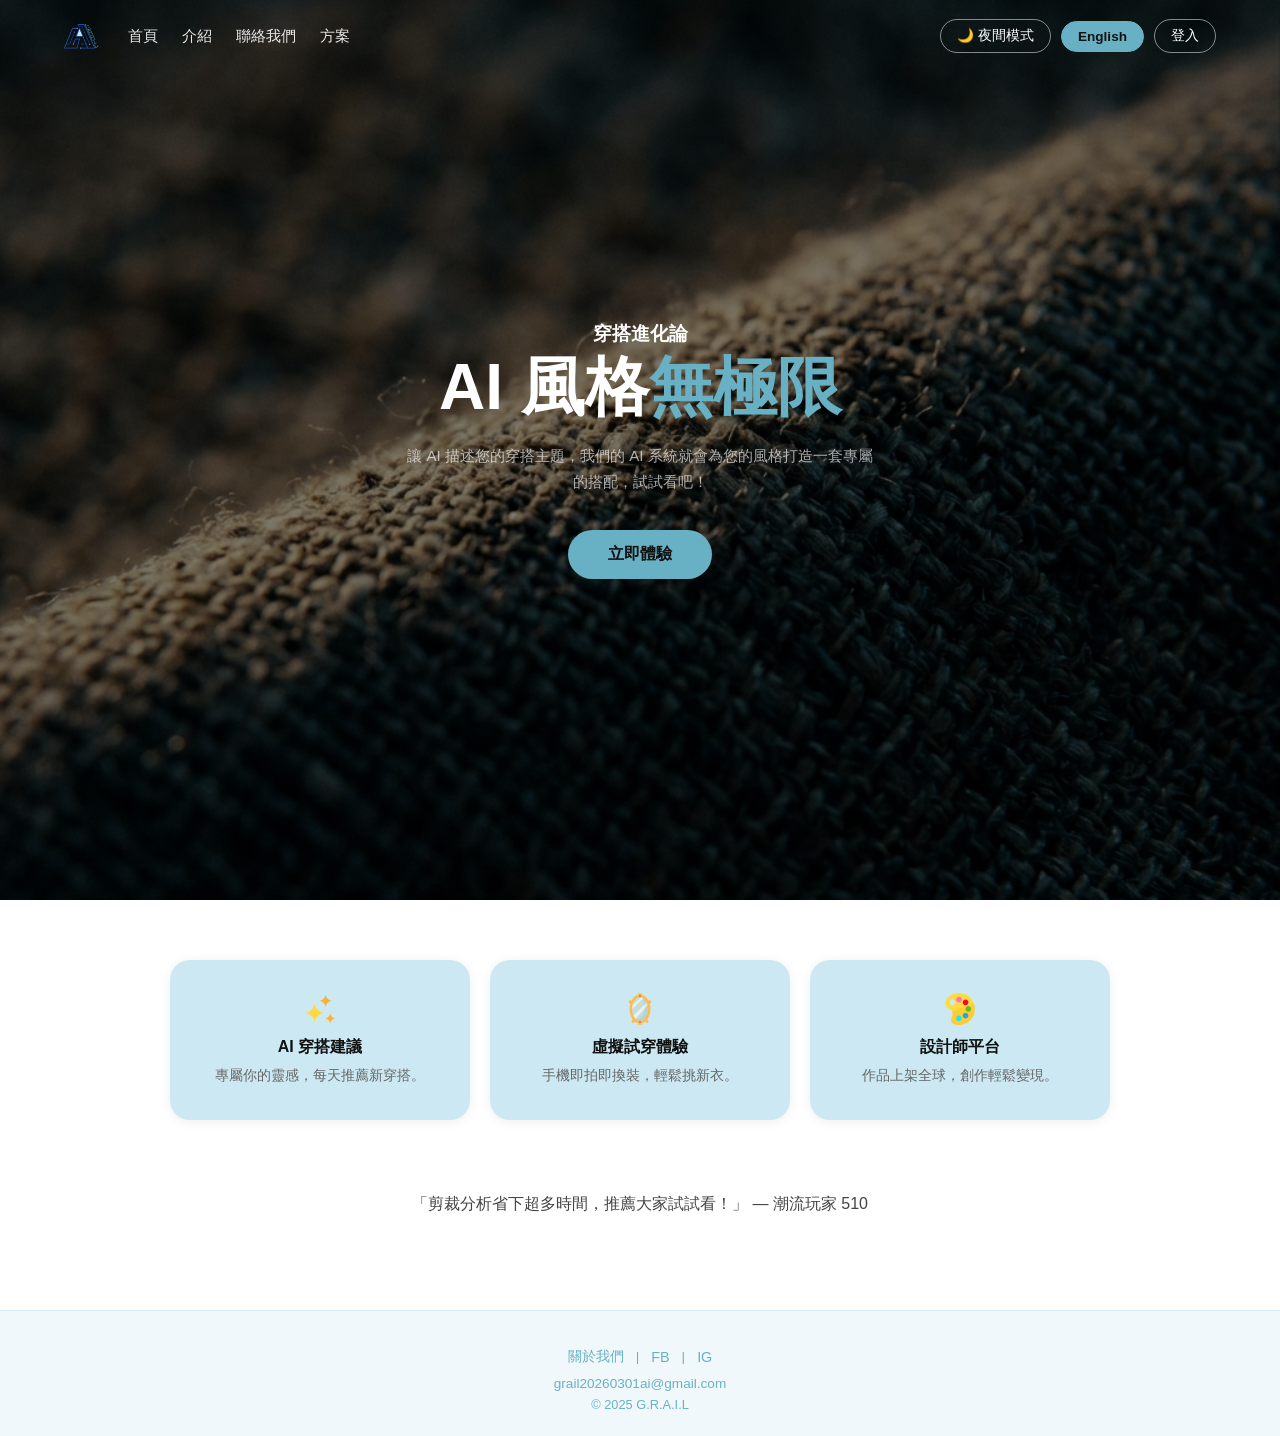
<file: index.html>
<!DOCTYPE html>
<html lang="zh-TW">
<head>
    <meta charset="UTF-8">
    <meta name="viewport" content="width=device-width, initial-scale=1.0">
    <title>Grail Fit | AI 穿搭進化論 - 您的虛擬試穿與風格專屬管家</title>
    <meta name="description" content="Grail Fit 穿搭進化論：讓 AI 為您打造專屬風格！輸入您的穿搭主題，體驗 AI 虛擬試穿，連結頂尖設計師平台，開啟您的時尚進化旅程。">
    
    <meta name="keywords" content="AI穿搭建議, 虛擬試穿體驗, 穿搭進化論, 設計師平台, 時尚AI, 專屬風格設計">

    <meta property="og:title" content="Grail Fit | 開啟您的 AI 穿搭進化論">
    <meta property="og:description" content="讓 AI 描述您的穿搭主題，為您打造一套專屬的搭配。立即體驗虛擬試穿與設計師平台！">
    <meta property="og:type" content="website">
    <meta property="og:url" content="https://grail.fit">
    <meta property="og:image" content="https://grail.fit/assets/og-preview.jpg"> 

    <meta name="theme-color" content="#000000">
    <link rel="icon" type="image/png" href="images/logo.png">
    <link rel="stylesheet" href="css/index.css">
</head>
<body>

    <header>
        <div class="logo-nav">
            <div class="logo"><img src="images/logo.png" alt="Grail Fit LOGO"></div>
            <!-- 桌機版 nav -->
            <nav class="nav-links">
                <a href="#">首頁</a>
                <a href="html/about.html">介紹</a>
                <a href="#contact">聯絡我們</a>
                <a href="html/plan.html">方案</a>
            </nav>
        </div>
        <div class="header-btns">
            <a href="html/dark-home.html" class="icon-btn">🌙 夜間模式</a>
            <a href="html/english-home.html" class="icon-btn icon-btn-green">English</a>
            <button class="icon-btn open-modal-btn">登入</button>
        </div>

        <!-- 手機版漢堡按鈕 -->
        <button class="hamburger" id="hamburgerBtn" aria-label="開啟選單">
            <span></span><span></span><span></span>
        </button>
    </header>

    <!-- 手機版全螢幕選單 -->
    <div class="mobile-menu" id="mobileMenu">
        <button class="mobile-close" id="mobileClose">✕</button>
        <nav class="mobile-nav">
            <a href="#">首頁</a>
            <a href="html/about.html">介紹</a>
            <a href="#contact">聯絡我們</a>
            <a href="html/plan.html">方案</a>
        </nav>
        <div class="mobile-btns">
            <a href="html/dark-home.html" class="icon-btn">🌙 夜間模式</a>
            <a href="html/english-home.html" class="icon-btn icon-btn-green">English</a>
            <button id="openModal" class="icon-btn mobile-login-btn open-modal-btn">登入</button>
        </div>
    </div>

    
<div id="loginModal" class="modal-overlay">
  <div class="modal-content">
    <span class="close-btn">&times;</span>

    <div id="loginStep1">
      <h2>歡迎回來</h2>
      <p>請選擇您的登入方式</p>
      <div class="auth-buttons">
        <button class="auth-btn google-btn">
          <img src="images/google-logo.png" alt="Google">
          Google 登入
        </button>
        <button class="auth-btn fb-btn">
          <img src="images/fb-logo.png" alt="FB">
          Facebook 登入
        </button>
        <hr class="divider" data-content="或">
        <button class="auth-btn user-btn" id="toStep2">用戶登入</button>
        <button class="auth-btn register-btn">免費註冊</button>
      </div>
    </div>

    <div id="loginStep2" style="display: none;">
      <button id="backToStep1" class="back-link">← 返回選項</button>
      <h2>帳號登入</h2>
      <form id="emailLoginForm" class="login-form">
        <div class="input-group">
          <label>Email</label>
          <input type="email" placeholder="請輸入您的電子信箱" required>
        </div>
        <div class="input-group">
          <label>密碼</label>
          <input type="password" placeholder="請輸入密碼" required>
        </div>
        <button type="submit" class="submit-btn">登入</button>
      </form>
    </div>

  </div>
</div>

    <section class="hero">
        <h3>穿搭進化論</h3>
        <h1>AI 風格<span>無極限</span></h1>
        <p>讓 AI 描述您的穿搭主題，我們的 AI 系統就會為您的風格打造一套專屬的搭配，試試看吧！</p>
        <button class="cta-btn" onclick="scrollToMain()">立即體驗</button>   
    </section>

    <main id="main-content">
        <div class="feature-links">
            <a href="#" class="big-btn">
                <img src="images/star.png" class="btn-icon" alt="star">
                <span class="btn-title">AI 穿搭建議</span>
                <span class="btn-desc">專屬你的靈感，每天推薦新穿搭。</span>
            </a>
            <a href="#" class="big-btn">
                <img src="images/mirror.png" class="btn-icon" alt="mirror">
                <span class="btn-title">虛擬試穿體驗</span>
                <span class="btn-desc">手機即拍即換裝，輕鬆挑新衣。</span>
            </a>
            <a href="#" class="big-btn">
                <img src="images/palette.png" class="btn-icon" alt="palette">
                <span class="btn-title">設計師平台</span>
                <span class="btn-desc">作品上架全球，創作輕鬆變現。</span>
            </a>
        </div>

        <div class="testimonial-container">
                <div id="ai-testimonial" class="show">正在讀取評論...</div>
        </div>
    </main>

    <footer id="contact">
        <div class="footer-top">
            <a href="html/about.html">關於我們</a>
            <span class="footer-divider">|</span>
            <a href="https://www.facebook.com/profile.php?id=61578842372553&ref=NONE_xav_ig_profile_page_web#">FB</a>
            <span class="footer-divider">|</span>
            <a href="https://www.instagram.com/g.r.a.i.l07/">IG</a>
        </div>
        <div class="footer-email">grail20260301ai@gmail.com</div>
        <div class="footer-copy">© 2025 G.R.A.I.L</div>
    </footer>
    
    <script src="js/index.js"></script>
    
</body>
</html>
</file>
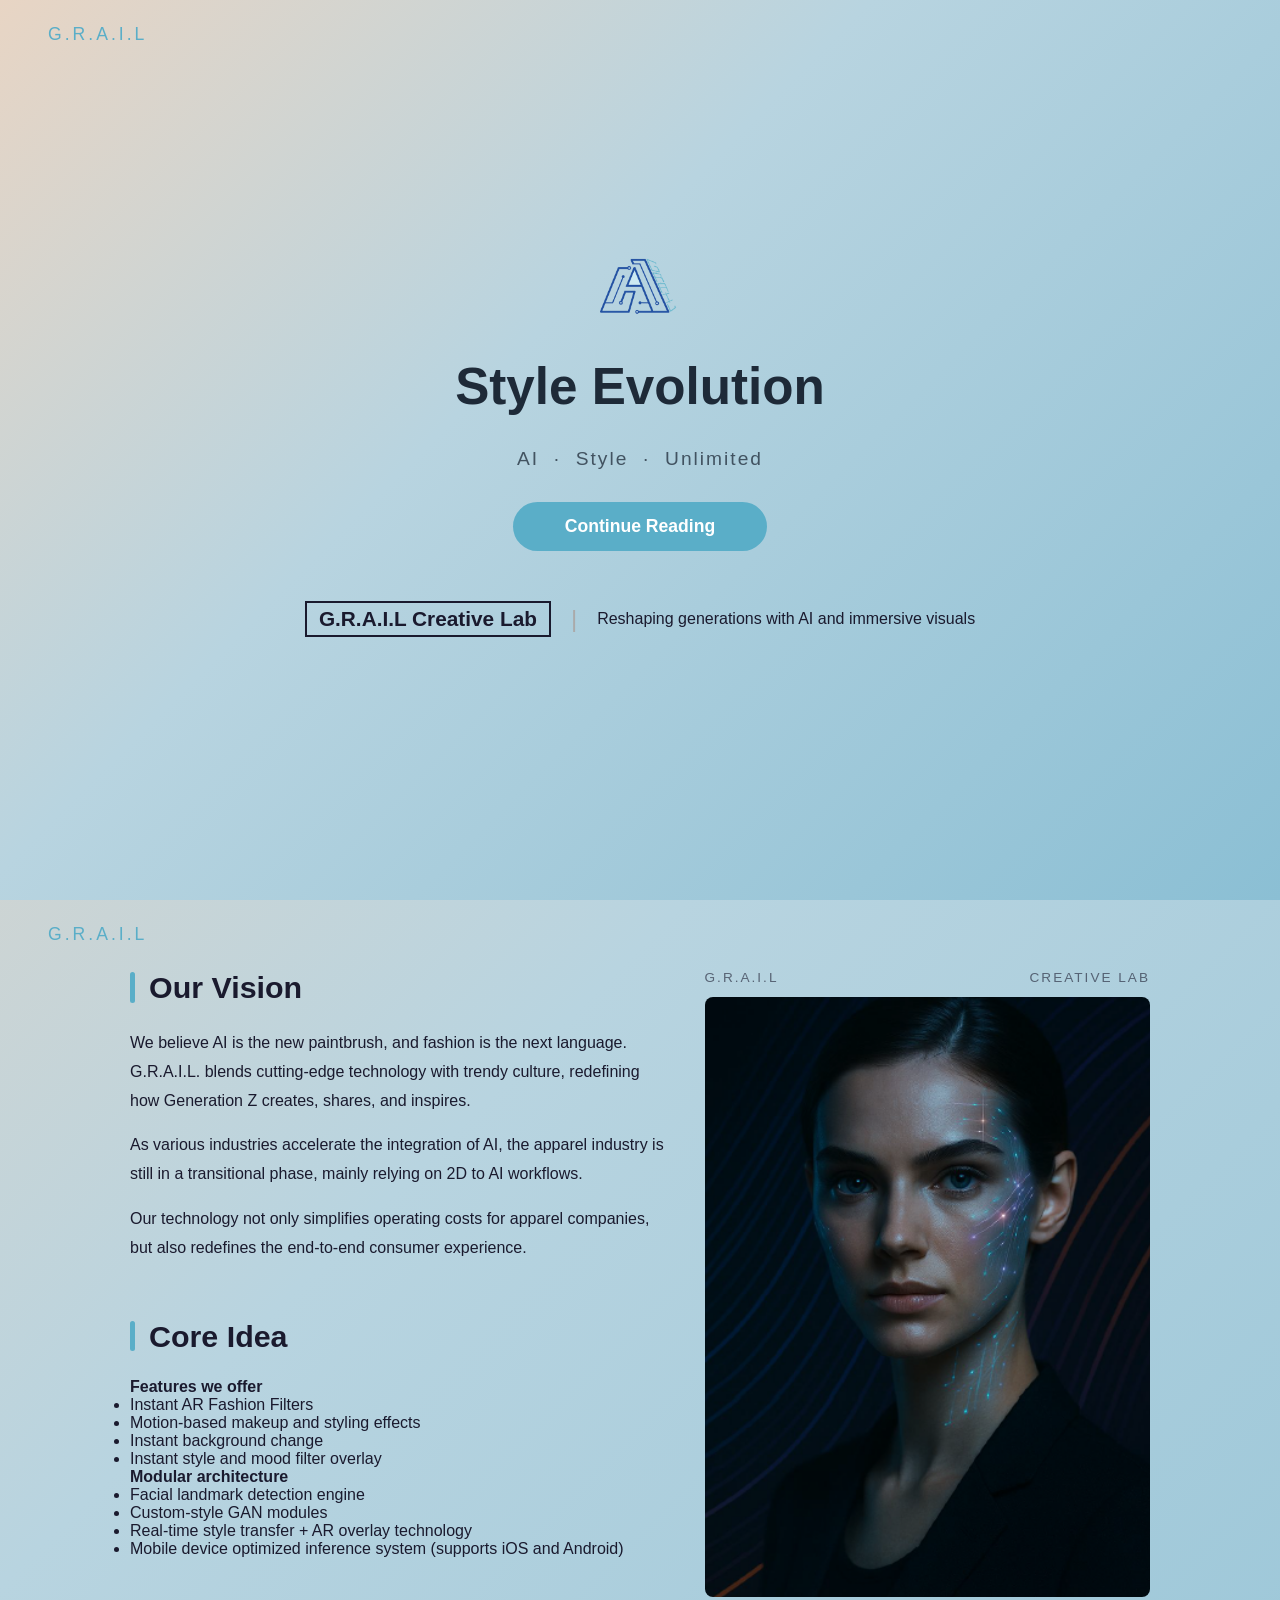
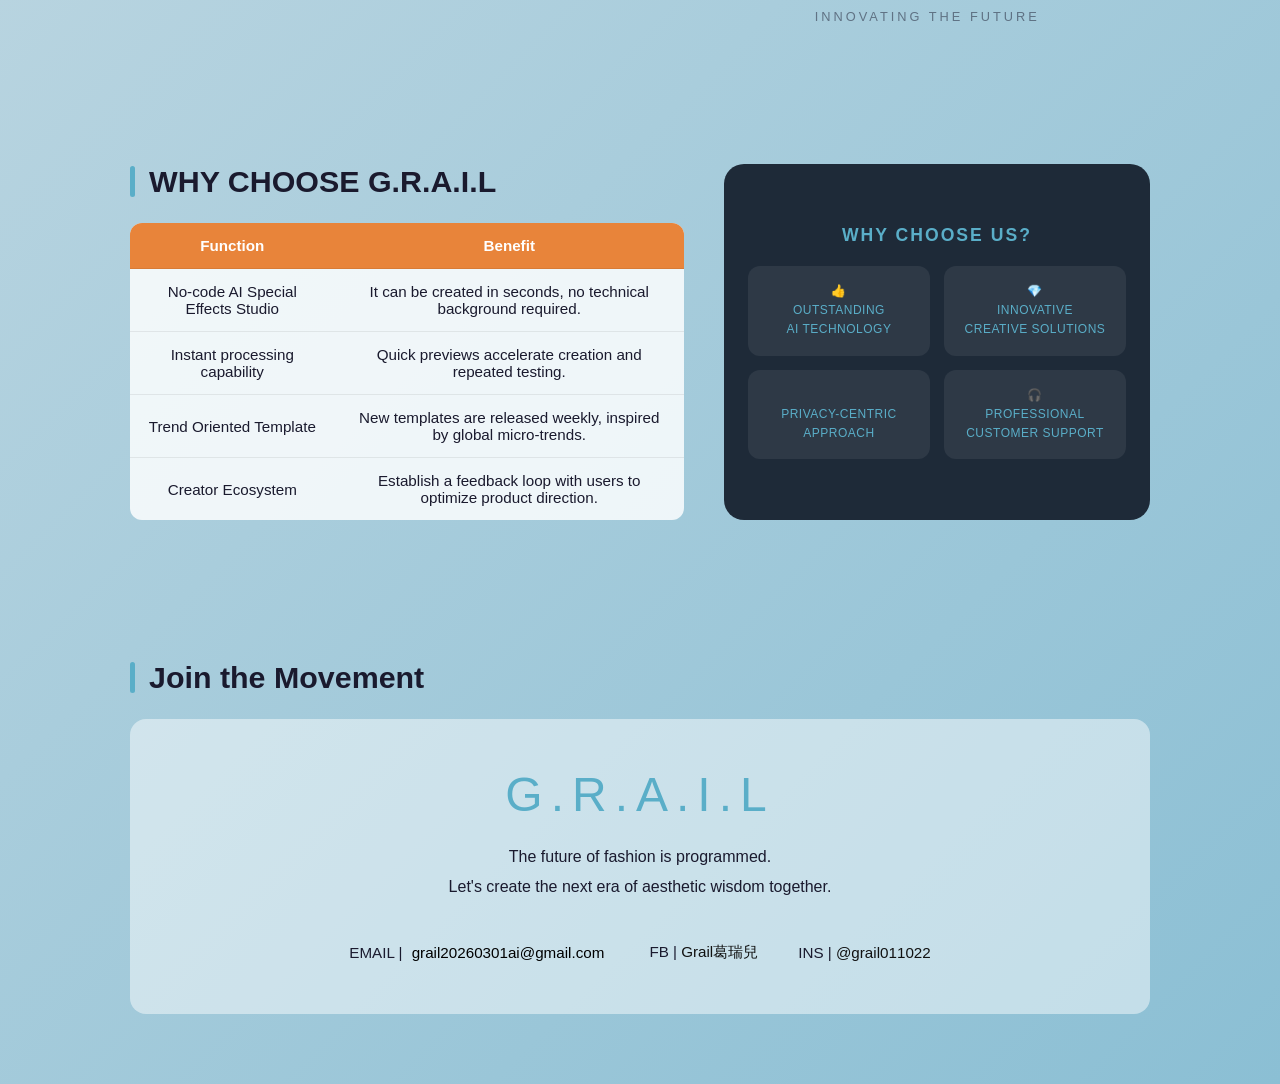
<file: html/about-english.html>
<!DOCTYPE html>
<html lang="en">
<head>
    <meta charset="UTF-8">
    <meta name="viewport" content="width=device-width, initial-scale=1.0">
    <title>Grail Fit | About</title>
    <link rel="shortcut icon" href="../images/logo.png">
    <link rel="stylesheet" href="../css/about.css">
</head>
<body>

    <!-- Section 1: Hero -->
    <section class="hero">
        <div class="section-label">G.R.A.I.L</div>
        <div class="hero-inner">
            <div class="hero-logo-img">
                <img src="../images/logo.png" alt="GRAIL Logo">
            </div>
            <h1>Style Evolution</h1>
            <p class="hero-sub">AI &nbsp;·&nbsp; Style &nbsp;·&nbsp; Unlimited</p>
            <button class="btn-primary" onclick="document.getElementById('vision-content').scrollIntoView({behavior:'smooth'})">Continue Reading</button>
            <div class="hero-brand-bar">
                <span class="brand-title">G.R.A.I.L Creative Lab</span>
                <span class="brand-divider">|</span>
                <span class="brand-desc">Reshaping generations with AI and immersive visuals</span>
            </div>
        </div>
    </section>

    <!-- Section 2+3: Vision + Core 共用右側圖片 -->
    <div class="vision-core-wrapper" id="vision-content">
        <div class="section-label">G.R.A.I.L</div>
        <div class="container vision-core-inner">

            <!-- 左側：Vision + Core -->
            <div class="left-col">
                <section class="section vision">
                    <h2><span class="accent-bar"></span>Our Vision</h2>
                    <p>We believe AI is the new paintbrush, and fashion is the next language. G.R.A.I.L. blends cutting-edge technology with trendy culture, redefining how Generation Z creates, shares, and inspires.</p>
                    <p>As various industries accelerate the integration of AI, the apparel industry is still in a transitional phase, mainly relying on 2D to AI workflows.</p>
                    <p>Our technology not only simplifies operating costs for apparel companies, but also redefines the end-to-end consumer experience.</p>
                </section>

                <section class="section core">
                    <h2><span class="accent-bar"></span>Core Idea</h2>
                    <h4>Features we offer</h4>
                    <ul>
                        <li>Instant AR Fashion Filters</li>
                        <li>Motion-based makeup and styling effects</li>
                        <li>Instant background change</li>
                        <li>Instant style and mood filter overlay</li>
                    </ul>
                    <h4>Modular architecture</h4>
                    <ul>
                        <li>Facial landmark detection engine</li>
                        <li>Custom-style GAN modules</li>
                        <li>Real-time style transfer + AR overlay technology</li>
                        <li>Mobile device optimized inference system (supports iOS and Android)</li>
                    </ul>
                </section>
            </div>

            <!-- 右側：跨兩區的圖片 -->
            <div class="right-col">
                <div class="vision-card-header">
                    <span>G.R.A.I.L</span>
                    <span>CREATIVE LAB</span>
                </div>
                <div class="vision-card-img-placeholder"></div>
                <div class="vision-card-footer">INNOVATING THE FUTURE</div>
            </div>

        </div>
    </div>

    <!-- Section 4: Why Choose -->
    <section class="section why">
        <div class="container two-col why-col">
            <div class="why-left">
                <h2><span class="accent-bar"></span>WHY CHOOSE G.R.A.I.L</h2>
                <table class="why-table">
                    <thead>
                        <tr><th>Function</th><th>Benefit</th></tr>
                    </thead>
                    <tbody>
                        <tr><td>No-code AI Special Effects Studio</td><td>It can be created in seconds, no technical background required.</td></tr>
                        <tr><td>Instant processing capability</td><td>Quick previews accelerate creation and repeated testing.</td></tr>
                        <tr><td>Trend Oriented Template</td><td>New templates are released weekly, inspired by global micro-trends.</td></tr>
                        <tr><td>Creator Ecosystem</td><td>Establish a feedback loop with users to optimize product direction.</td></tr>
                    </tbody>
                </table>
            </div>
            <div class="why-right">
                <div class="why-card">
                    <p class="why-card-title">WHY CHOOSE US?</p>
                    <div class="why-grid">
                        <div class="why-item">👍<br><span>OUTSTANDING<br>AI TECHNOLOGY</span></div>
                        <div class="why-item">💎<br><span>INNOVATIVE<br>CREATIVE SOLUTIONS</span></div>
                        <div class="why-item">️<br><span>PRIVACY-CENTRIC<br>APPROACH</span></div>
                        <div class="why-item">🎧<br><span>PROFESSIONAL<br>CUSTOMER SUPPORT</span></div>
                    </div>
                </div>
            </div>
        </div>
    </section>

    <!-- Section 5: Join -->
    <section class="section join">
        <div class="container join-container">
            <h2><span class="accent-bar"></span>Join the Movement</h2>
            <div class="join-card">
                <div class="join-brand">G.R.A.I.L</div>
                <p class="join-slogan">The future of fashion is programmed.<br>Let's create the next era of aesthetic wisdom together.</p>
                <div class="join-contacts">
                    <div class="contact-block">
                        <span>EMAIL | <a href="mailto:grail20260301ai@gmail.com?subject=Inquiry about Grail Fit" class="email-link">grail20260301ai@gmail.com</a></span>
                    </div>
                    <div class="contact-block">
                        <span>FB | <a href="https://www.facebook.com/profile.php?id=61578842372553&ref=NONE_xav_ig_profile_page_web#">Grail葛瑞兒</a></span>
                    </div>
                    <div class="contact-block">
                        <span>INS | <a href="https://www.instagram.com/g.r.a.i.l07/">@grail011022</a></span>
                    </div>
                </div>
            </div>
        </div>
    </section>
    <script src="../js/about-english.js"></script>
</body>
</html>
</file>
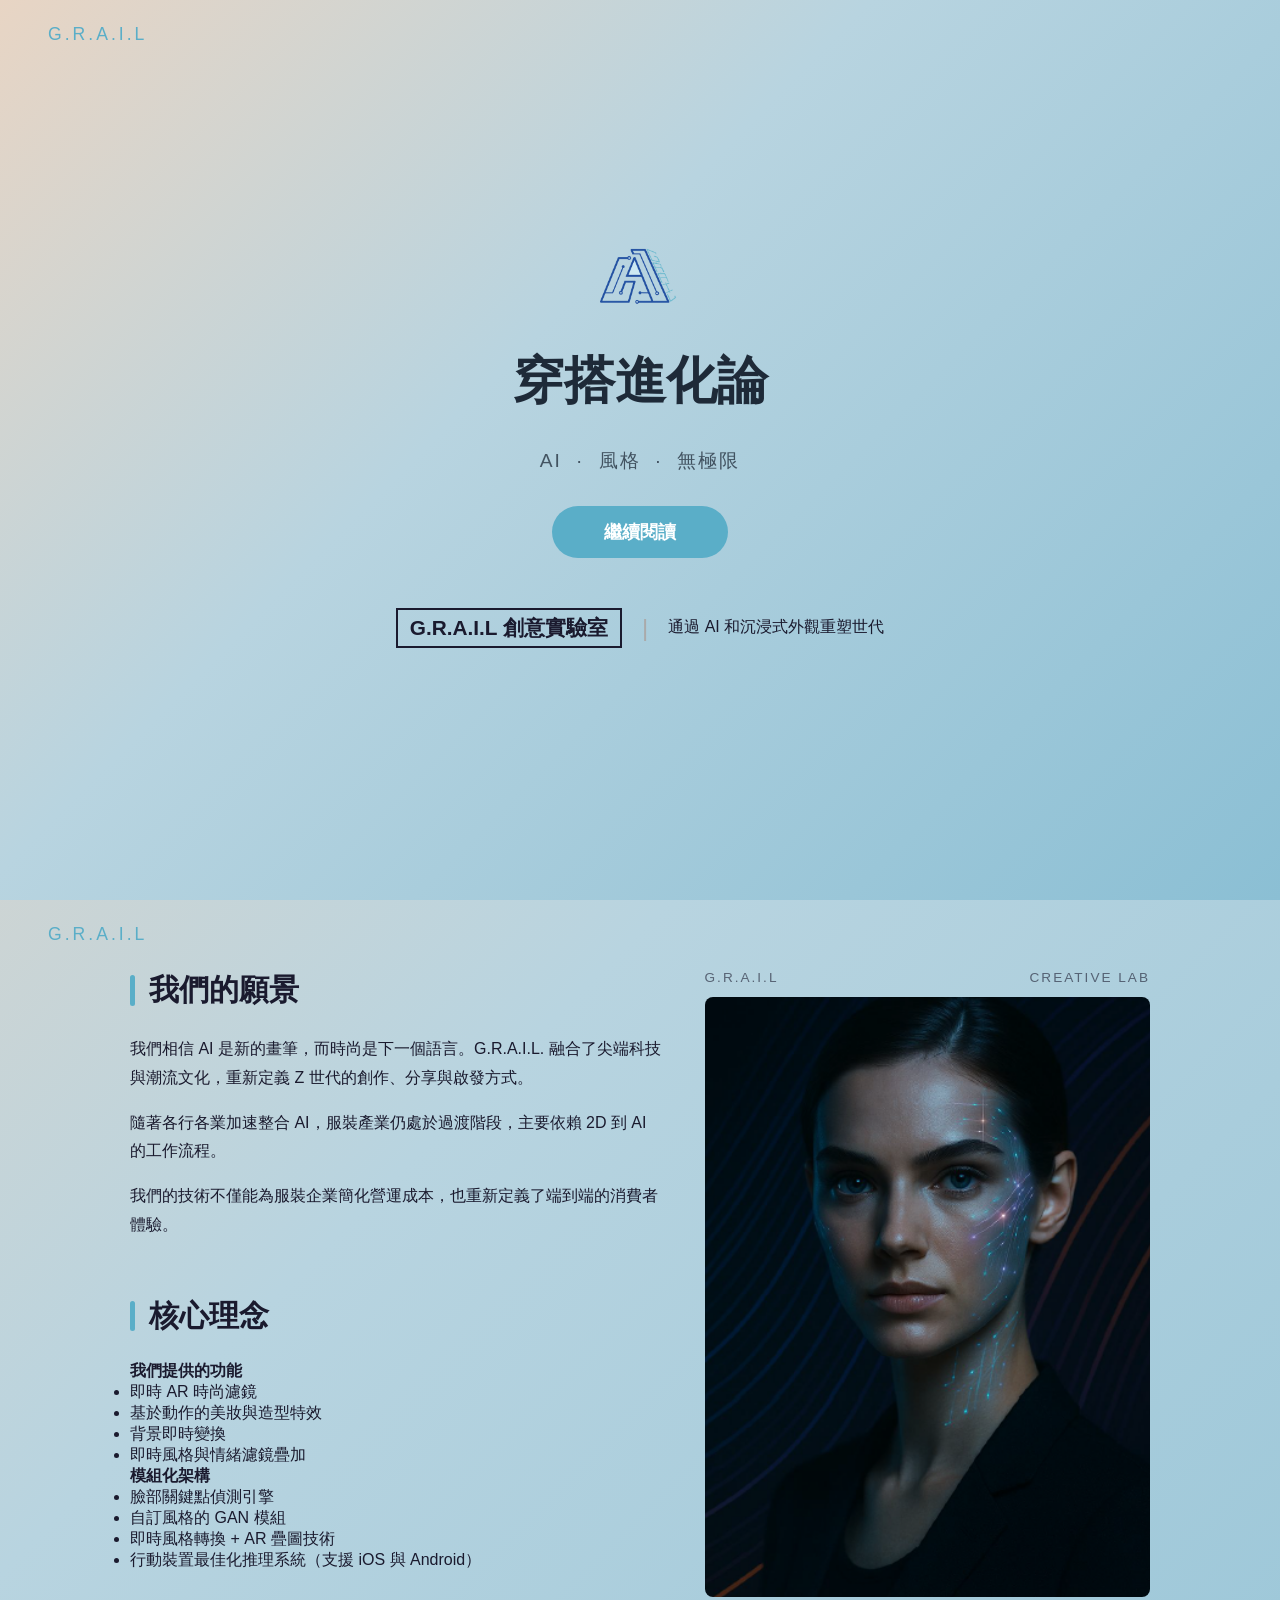
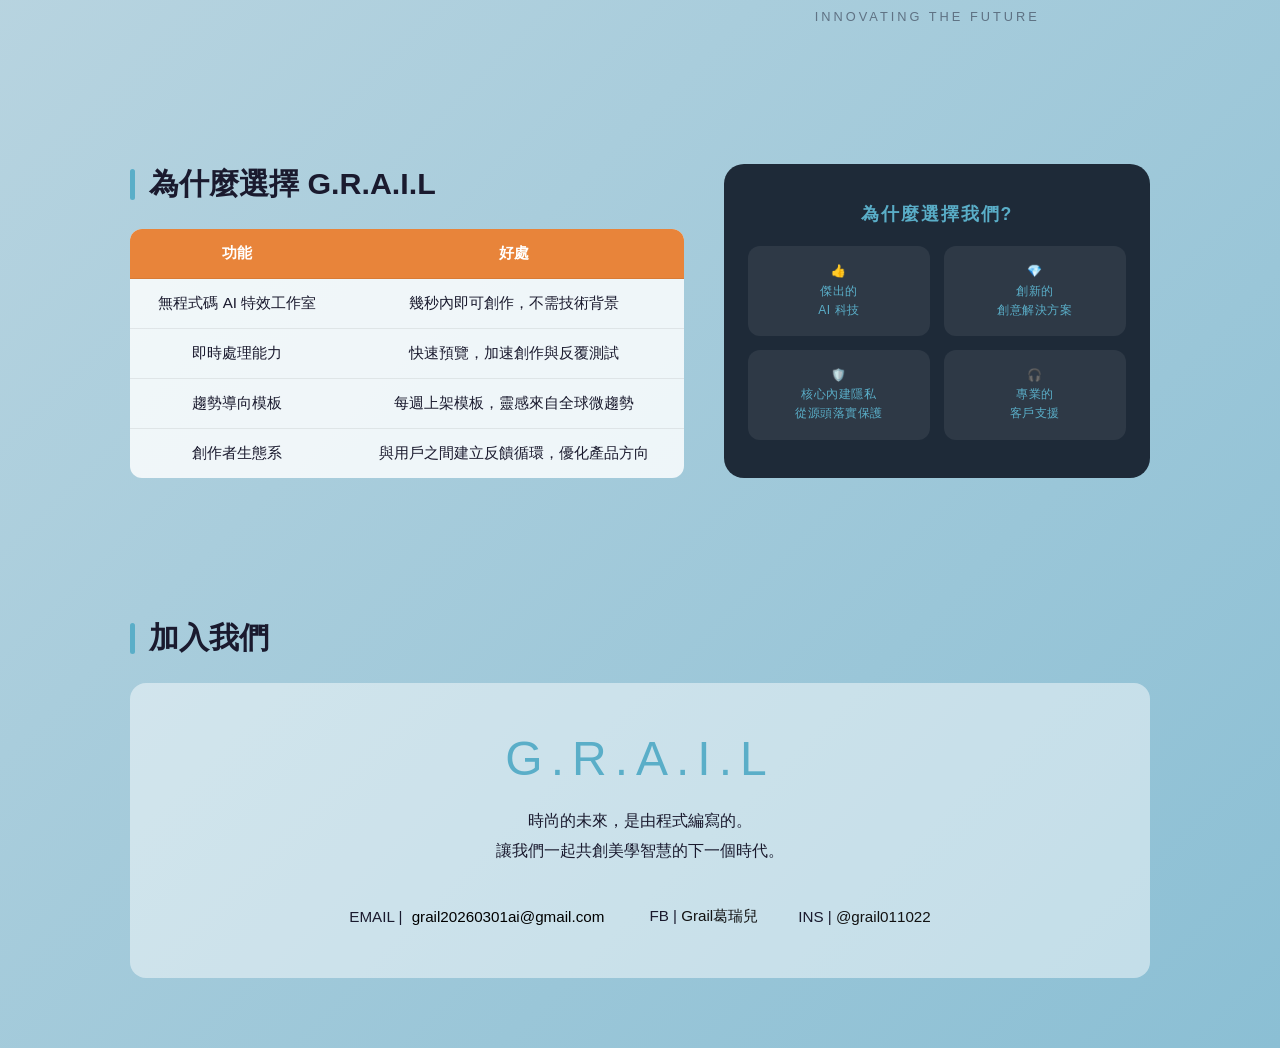
<file: html/about.html>
<!DOCTYPE html>
<html lang="zh-Hant">
<head>
    <meta charset="UTF-8">
    <meta name="viewport" content="width=device-width, initial-scale=1.0">
    <title>Grail Fit | About</title>
    <link rel="shortcut icon" href="../images/logo.png">
    <link rel="stylesheet" href="../css/about.css">
</head>
<body>

    <!-- Section 1: Hero -->
    <section class="hero">
        <div class="section-label">G.R.A.I.L</div>
        <div class="hero-inner">
            <div class="hero-logo-img">
                <img src="../images/logo.png" alt="GRAIL Logo">
            </div>
            <h1>穿搭進化論</h1>
            <p class="hero-sub">AI &nbsp;·&nbsp; 風格 &nbsp;·&nbsp; 無極限</p>
            <button class="btn-primary" onclick="document.getElementById('vision-content').scrollIntoView({behavior:'smooth'})">繼續閱讀</button>
            <div class="hero-brand-bar">
                <span class="brand-title">G.R.A.I.L 創意實驗室</span>
                <span class="brand-divider">|</span>
                <span class="brand-desc">通過 AI 和沉浸式外觀重塑世代</span>
            </div>
        </div>
    </section>

    <!-- Section 2+3: Vision + Core 共用右側圖片 -->
    <div class="vision-core-wrapper" id="vision-content">
        <div class="section-label">G.R.A.I.L</div>
        <div class="container vision-core-inner">

            <!-- 左側：願景 + 核心理念 -->
            <div class="left-col">
                <!-- Vision -->
                <section class="section vision">
                    <h2><span class="accent-bar"></span>我們的願景</h2>
                    <p>我們相信 AI 是新的畫筆，而時尚是下一個語言。G.R.A.I.L. 融合了尖端科技與潮流文化，重新定義 Z 世代的創作、分享與啟發方式。</p>
                    <p>隨著各行各業加速整合 AI，服裝產業仍處於過渡階段，主要依賴 2D 到 AI 的工作流程。</p>
                    <p>我們的技術不僅能為服裝企業簡化營運成本，也重新定義了端到端的消費者體驗。</p>
                </section>

                <!-- Core -->
                <section class="section core">
                    <h2><span class="accent-bar"></span>核心理念</h2>
                    <h4>我們提供的功能</h4>
                    <ul>
                        <li>即時 AR 時尚濾鏡</li>
                        <li>基於動作的美妝與造型特效</li>
                        <li>背景即時變換</li>
                        <li>即時風格與情緒濾鏡疊加</li>
                    </ul>
                    <h4>模組化架構</h4>
                    <ul>
                        <li>臉部關鍵點偵測引擎</li>
                        <li>自訂風格的 GAN 模組</li>
                        <li>即時風格轉換 + AR 疊圖技術</li>
                        <li>行動裝置最佳化推理系統（支援 iOS 與 Android）</li>
                    </ul>
                </section>
            </div>

            <!-- 右側：跨兩區的圖片 -->
            <div class="right-col">
                <div class="vision-card-header">
                    <span>G.R.A.I.L</span>
                    <span>CREATIVE LAB</span>
                </div>
                <div class="vision-card-img-placeholder"></div>
                <div class="vision-card-footer">INNOVATING THE FUTURE</div>
            </div>

        </div>
    </div>

    <!-- Section 4: Why Choose -->
    <section class="section why">
        <div class="container two-col why-col">
            <div class="why-left">
                <h2><span class="accent-bar"></span>為什麼選擇 G.R.A.I.L</h2>
                <table class="why-table">
                    <thead>
                        <tr><th>功能</th><th>好處</th></tr>
                    </thead>
                    <tbody>
                        <tr><td>無程式碼 AI 特效工作室</td><td>幾秒內即可創作，不需技術背景</td></tr>
                        <tr><td>即時處理能力</td><td>快速預覽，加速創作與反覆測試</td></tr>
                        <tr><td>趨勢導向模板</td><td>每週上架模板，靈感來自全球微趨勢</td></tr>
                        <tr><td>創作者生態系</td><td>與用戶之間建立反饋循環，優化產品方向</td></tr>
                    </tbody>
                </table>
            </div>
            <div class="why-right">
                <div class="why-card">
                    <p class="why-card-title">為什麼選擇我們?</p>
                    <div class="why-grid">
                        <div class="why-item">👍<br><span>傑出的<br>AI 科技</span></div>
                        <div class="why-item">💎<br><span>創新的<br>創意解決方案</span></div>
                        <div class="why-item">🛡️<br><span>核心內建隱私<br>從源頭落實保護</span></div>
                        <div class="why-item">🎧<br><span>專業的<br>客戶支援</span></div>
                    </div>
                </div>
            </div>
        </div>
    </section>

    <!-- Section 5: Join -->
    <section class="section join">
        <div class="container join-container">
            <h2><span class="accent-bar"></span>加入我們</h2>
            <div class="join-card">
                <div class="join-brand">G.R.A.I.L</div>
                <p class="join-slogan">時尚的未來，是由程式編寫的。<br>讓我們一起共創美學智慧的下一個時代。</p>
                <div class="join-contacts">
                    <div class="contact-block">
                        <span>EMAIL | <a href="mailto:grail20260301ai@gmail.com" class="email-link">grail20260301ai@gmail.com</a></span>
                    </div>
                    <div class="contact-block">
                        <span>FB | <a href="https://www.facebook.com/profile.php?id=61578842372553&ref=NONE_xav_ig_profile_page_web#">Grail葛瑞兒</a></span>
                    </div>
                    <div class="contact-block">
                        <span>INS | <a href="https://www.instagram.com/g.r.a.i.l07/">@grail011022</a></span>
                    </div>
                </div>
            </div>
        </div>
    </section>
    <script src="../js/about.js"></script>
</body>
</html>
</file>
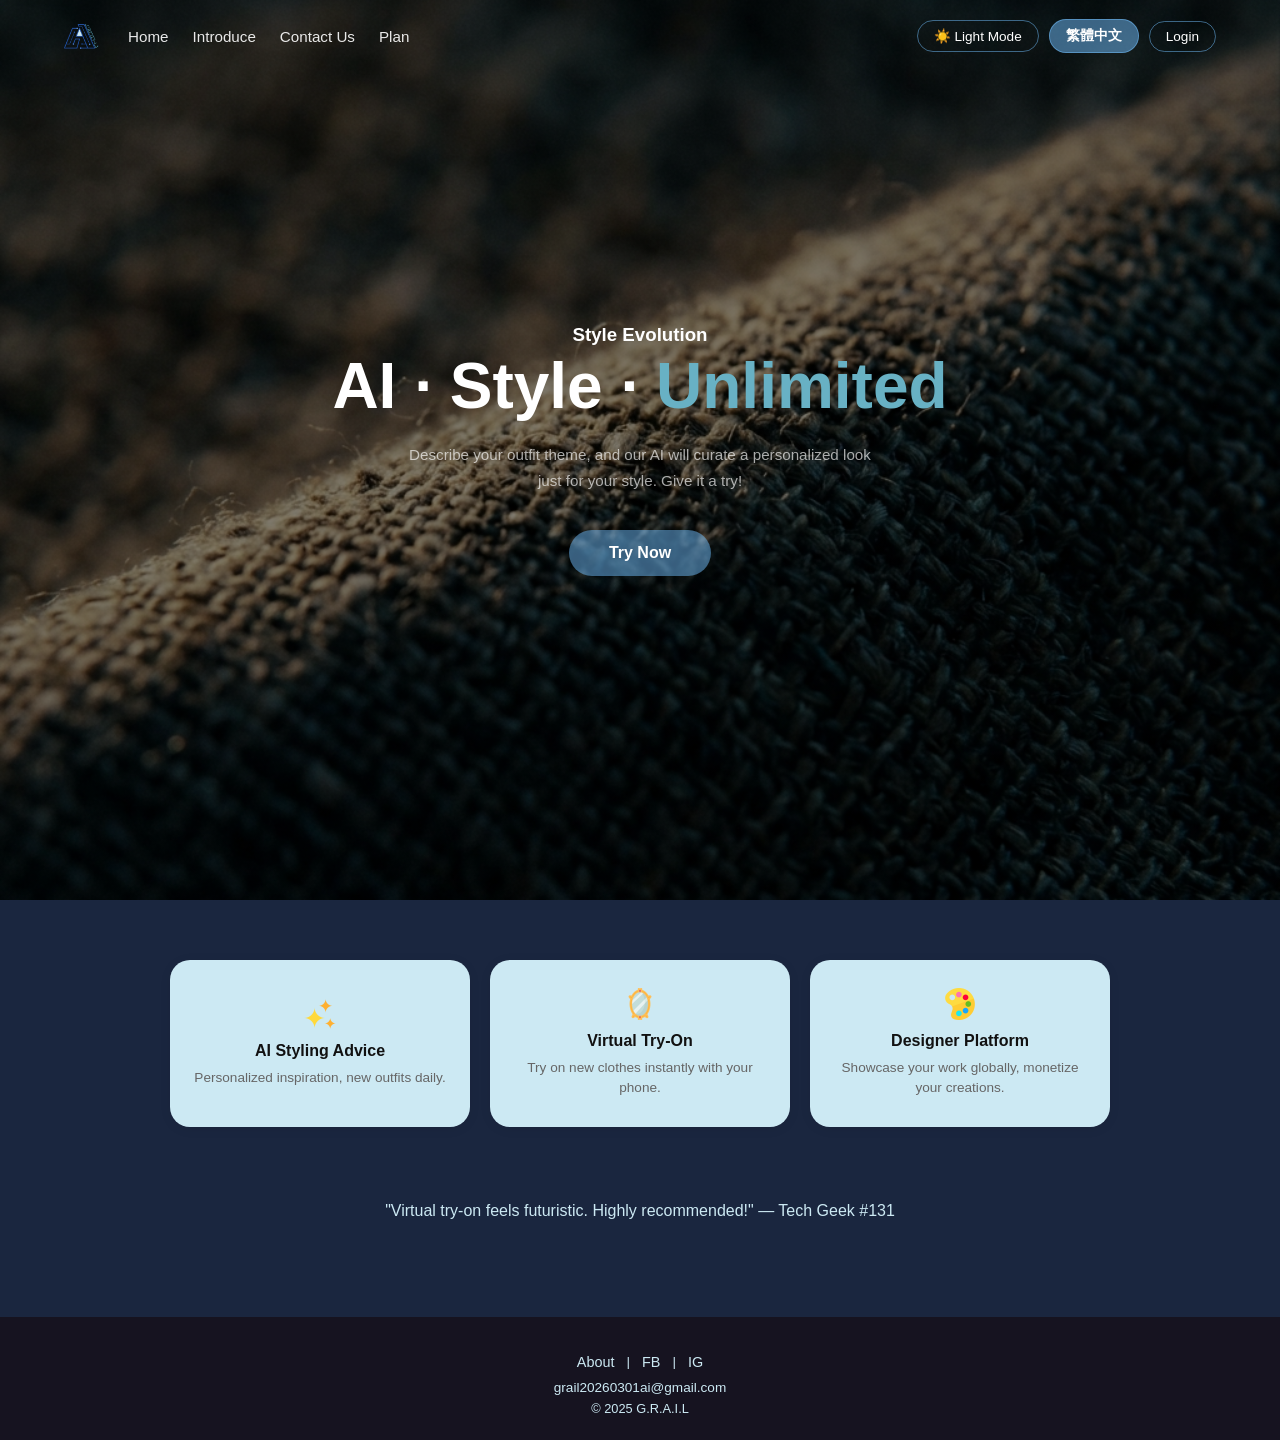
<file: html/dark-english-home.html>
<!DOCTYPE html>
<html lang="zh-TW">
<head>
    <meta charset="UTF-8">
    <meta name="viewport" content="width=device-width, initial-scale=1.0">
    <title>Grail Fit | AI 穿搭進化論 - 您的虛擬試穿與風格專屬管家</title>
    <link rel="shortcut icon" href="../images/logo.png">
    <link rel="stylesheet" href="../css/darkhome.css">
</head>
<body>

    <header>
        <div class="logo-nav">
            <div class="logo"><img src="../images/logo.png" alt="Grail Fit LOGO"></div>
            <!-- 桌機版 nav -->
            <nav class="nav-links">
                <a href="#">Home</a>
                <a href="about-english.html">Introduce</a>
                <a href="#contact">Contact Us</a>
                <a href="plan-english.html">Plan</a>
            </nav>
        </div>
        <div class="header-btns">
            <a href="english-home.html" class="icon-btn">☀️ Light Mode</a>
            <a href="dark-home.html" class="icon-btn icon-btn-green">繁體中文</a>
            <button class="icon-btn open-modal-btn">Login</button>
        </div>

        <!-- 手機版漢堡按鈕 -->
        <button class="hamburger" id="hamburgerBtn" aria-label="開啟選單">
            <span></span><span></span><span></span>
        </button>
    </header>

    <!-- 手機版全螢幕選單 -->
    <div class="mobile-menu" id="mobileMenu">
        <button class="mobile-close" id="mobileClose">✕</button>
        <nav class="mobile-nav">
            <a href="#">Home</a>
            <a href="about-english.html">Introduce</a>
            <a href="#contact">Contact Us</a>
            <a href="plan-english.html">Plan</a>
        </nav>
        <div class="mobile-btns">
            <a href="english-home.html" class="icon-btn">☀️ Light Mode</a>
            <a href="dark-home.html" class="icon-btn icon-btn-green">繁體中文</a>
            <button id="openModal" class="icon-btn mobile-login-btn open-modal-btn">Login</button>
        </div>
    </div>

    
<div id="loginModal" class="modal-overlay">
  <div class="modal-content">
    <span class="close-btn">&times;</span>

    <div id="loginStep1">
      <h2>Welcome</h2>
      <p>Select your login method</p>
      <div class="auth-buttons">
        <button class="auth-btn google-btn">
          <img src="../images/google-logo.png" alt="Google">
          Google Login
        </button>
        <button class="auth-btn fb-btn">
          <img src="../images/fb-logo.png" alt="FB">
          Facebook Login
        </button>
        <hr class="divider" data-content="或">
        <button class="auth-btn user-btn" id="toStep2">User Login</button>
        <button class="auth-btn register-btn">Create a free account</button>
      </div>
    </div>

    <div id="loginStep2" style="display: none;">
      <button id="backToStep1" class="back-link">← Back</button>
      <h2>Account Login</h2>
      <form id="emailLoginForm" class="login-form">
        <div class="input-group">
          <label>Email</label>
          <input type="email" placeholder="Please enter your email" required>
        </div>
        <div class="input-group">
          <label>Password</label>
          <input type="password" placeholder="Please enter your password" required>
        </div>
        <button type="submit" class="submit-btn">Login</button>
      </form>
    </div>

  </div>
</div>

    <section class="hero">
        <h3>Style Evolution</h3>
        <h1>AI · Style · <span>Unlimited</span></h1>
        <p>Describe your outfit theme, and our AI will curate a personalized look just for your style. Give it a try!</p>
        <button class="cta-btn" onclick="scrollToMain()">Try Now</button>   
    </section>

    <main id="main-content">
        <div class="feature-links">
            <a href="#" class="big-btn">
                <img src="../images/star.png" class="btn-icon" alt="star">
                <span class="btn-title">AI Styling Advice</span>
                <span class="btn-desc">Personalized inspiration, new outfits daily.</span>
            </a>
            <a href="#" class="big-btn">
                <img src="../images/mirror.png" class="btn-icon" alt="mirror">
                <span class="btn-title">Virtual Try-On</span>
                <span class="btn-desc">Try on new clothes instantly with your phone.</span>
            </a>
            <a href="#" class="big-btn">
                <img src="../images/palette.png" class="btn-icon" alt="palette">
                <span class="btn-title">Designer Platform</span>
                <span class="btn-desc">Showcase your work globally, monetize your creations.</span>
            </a>
        </div>

        <div class="testimonial-container">
           <div id="ai-testimonial" class="show">Analyzing styling feedback...</div>
        </div>
    </main>

    <footer id="contact">
        <div class="footer-top">
            <a href="about-english.html">About</a>
            <span class="footer-divider">|</span>
            <a href="https://www.facebook.com/profile.php?id=61578842372553&ref=NONE_xav_ig_profile_page_web#">FB</a>
            <span class="footer-divider">|</span>
            <a href="https://www.instagram.com/g.r.a.i.l07/">IG</a>
        </div>
        <div class="footer-email">grail20260301ai@gmail.com</div>
        <div class="footer-copy">© 2025 G.R.A.I.L</div>
    </footer>
    <script src="../js/english.js"></script>
    
</body>
</html>
</file>
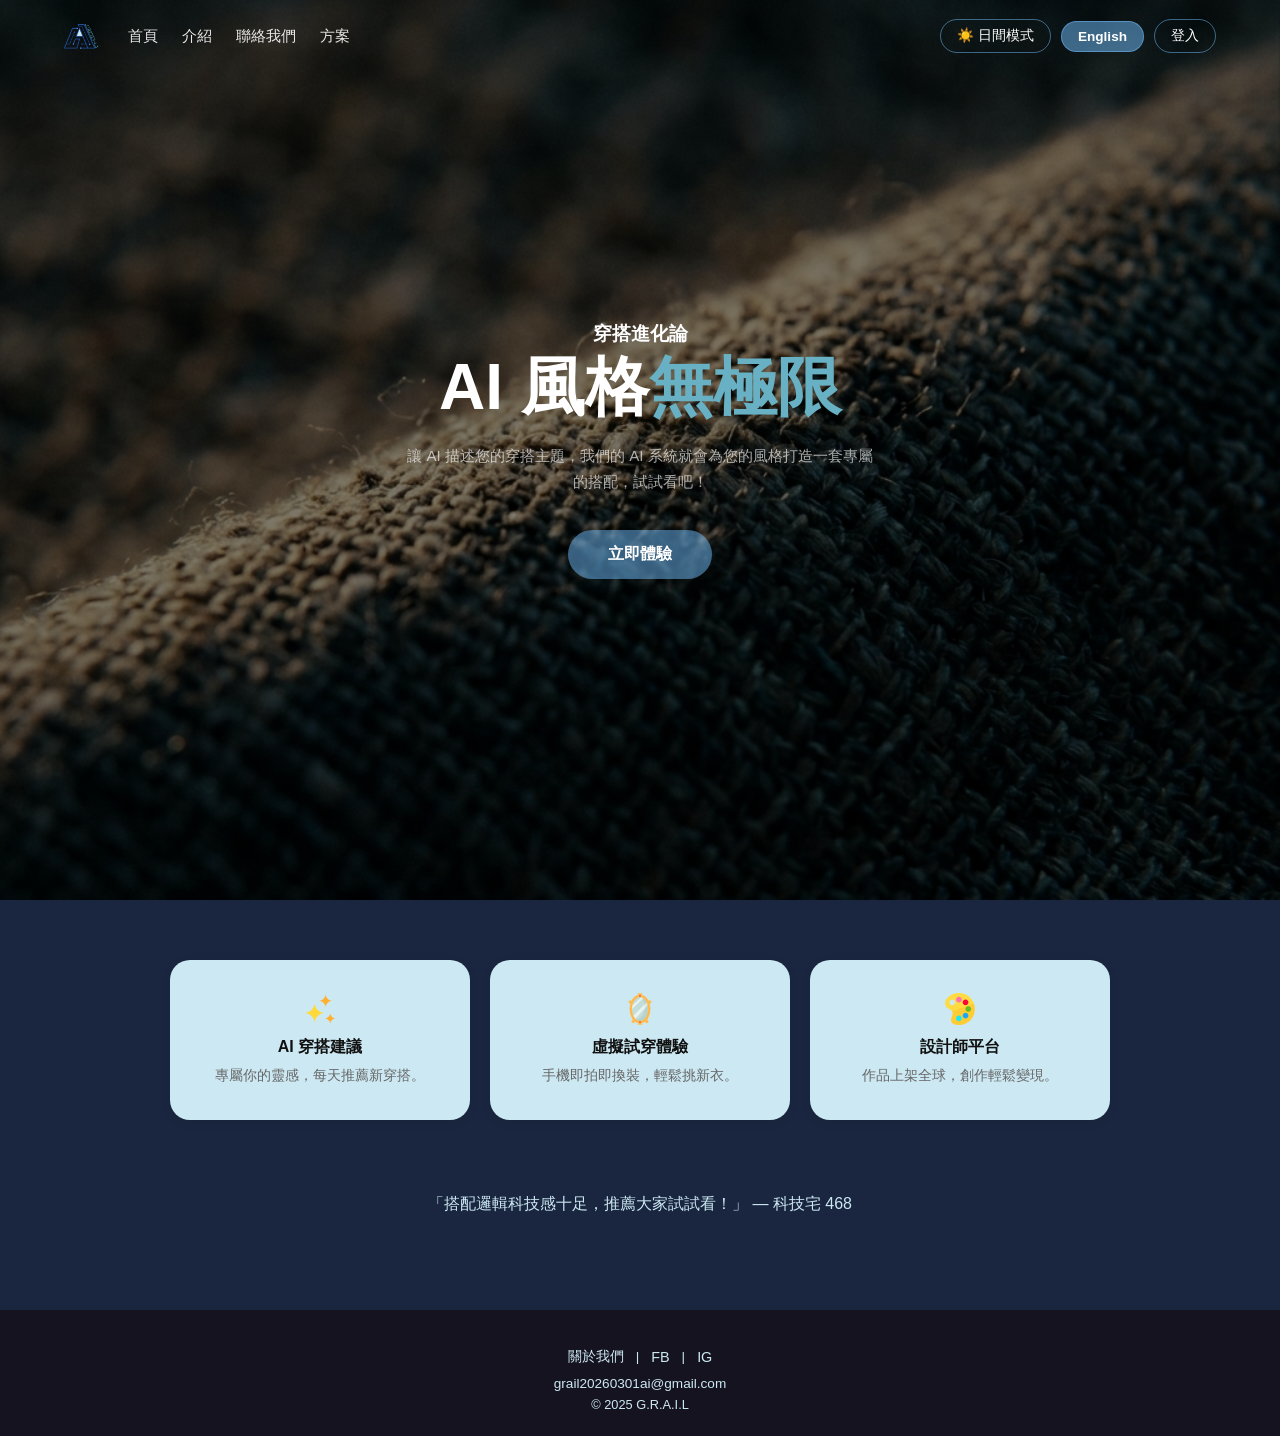
<file: html/dark-home.html>
<!DOCTYPE html>
<html lang="zh-TW">
<head>
    <meta charset="UTF-8">
    <meta name="viewport" content="width=device-width, initial-scale=1.0">
    <title>Grail Fit | AI 穿搭進化論 - 您的虛擬試穿與風格專屬管家</title>
    <link rel="shortcut icon" href="../images/logo.png">
    <link rel="stylesheet" href="../css/darkhome.css">
</head>
<body>

    <header>
        <div class="logo-nav">
            <div class="logo"><img src="../images/logo.png" alt="Grail Fit LOGO"></div>
            <!-- 桌機版 nav -->
            <nav class="nav-links">
                <a href="#">首頁</a>
                <a href="about.html">介紹</a>
                <a href="#contact">聯絡我們</a>
                <a href="plan.html">方案</a>
            </nav>
        </div>
        <div class="header-btns">
            <a href="../index.html" class="icon-btn">☀️ 日間模式</a>
            <a href="dark-english-home.html" class="icon-btn icon-btn-green">English</a>
            <button class="icon-btn open-modal-btn">登入</button>
        </div>

        <!-- 手機版漢堡按鈕 -->
        <button class="hamburger" id="hamburgerBtn" aria-label="開啟選單">
            <span></span><span></span><span></span>
        </button>
    </header>

    <!-- 手機版全螢幕選單 -->
    <div class="mobile-menu" id="mobileMenu">
        <button class="mobile-close" id="mobileClose">✕</button>
        <nav class="mobile-nav">
            <a href="#">首頁</a>
            <a href="about.html">介紹</a>
            <a href="#contact">聯絡我們</a>
            <a href="plan.html">方案</a>
        </nav>
        <div class="mobile-btns">
            <a href="../index.html" class="icon-btn">☀️ 日間模式</a>
            <a href="dark-english-home.html" class="icon-btn">English</a>
            <button id="openModal" class="icon-btn mobile-login-btn open-modal-btn">登入</button>
        </div>
    </div>

    
<div id="loginModal" class="modal-overlay">
  <div class="modal-content">
    <span class="close-btn">&times;</span>

    <div id="loginStep1">
      <h2>歡迎回來</h2>
      <p>請選擇您的登入方式</p>
      <div class="auth-buttons">
        <button class="auth-btn google-btn">
          <img src="../images/google-logo.png" alt="Google">
          Google 登入
        </button>
        <button class="auth-btn fb-btn">
          <img src="../images/fb-logo.png" alt="FB">
          Facebook 登入
        </button>
        <hr class="divider" data-content="或">
        <button class="auth-btn user-btn" id="toStep2">用戶登入</button>
        <button class="auth-btn register-btn">免費註冊</button>
      </div>
    </div>

    <div id="loginStep2" style="display: none;">
      <button id="backToStep1" class="back-link">← 返回選項</button>
      <h2>帳號登入</h2>
      <form id="emailLoginForm" class="login-form">
        <div class="input-group">
          <label>Email</label>
          <input type="email" placeholder="請輸入您的電子信箱" required>
        </div>
        <div class="input-group">
          <label>密碼</label>
          <input type="password" placeholder="請輸入密碼" required>
        </div>
        <button type="submit" class="submit-btn">登入</button>
      </form>
    </div>

  </div>
</div>

    <section class="hero">
        <h3>穿搭進化論</h3>
        <h1>AI 風格<span>無極限</span></h1>
        <p>讓 AI 描述您的穿搭主題，我們的 AI 系統就會為您的風格打造一套專屬的搭配，試試看吧！</p>
        <button class="cta-btn" onclick="scrollToMain()">立即體驗</button>   
    </section>

    <main id="main-content">
        <div class="feature-links">
            <a href="#" class="big-btn">
                <img src="../images/star.png" class="btn-icon" alt="star">
                <span class="btn-title">AI 穿搭建議</span>
                <span class="btn-desc">專屬你的靈感，每天推薦新穿搭。</span>
            </a>
            <a href="#" class="big-btn">
                <img src="../images/mirror.png" class="btn-icon" alt="mirror">
                <span class="btn-title">虛擬試穿體驗</span>
                <span class="btn-desc">手機即拍即換裝，輕鬆挑新衣。</span>
            </a>
            <a href="#" class="big-btn">
                <img src="../images/palette.png" class="btn-icon" alt="palette">
                <span class="btn-title">設計師平台</span>
                <span class="btn-desc">作品上架全球，創作輕鬆變現。</span>
            </a>
        </div>

        <div class="testimonial-container">
                <div id="ai-testimonial" class="show">正在讀取評論...</div>
        </div>
    </main>

    <footer id="contact">
        <div class="footer-top">
            <a href="about.html">關於我們</a>
            <span class="footer-divider">|</span>
            <a href="https://www.facebook.com/profile.php?id=61578842372553&ref=NONE_xav_ig_profile_page_web#">FB</a>
            <span class="footer-divider">|</span>
            <a href="https://www.instagram.com/g.r.a.i.l07/">IG</a>
        </div>
        <div class="footer-email">grail20260301ai@gmail.com</div>
        <div class="footer-copy">© 2025 G.R.A.I.L</div>
    </footer>
    <script src="../js/index.js"></script>
    
</body>
</html>
</file>
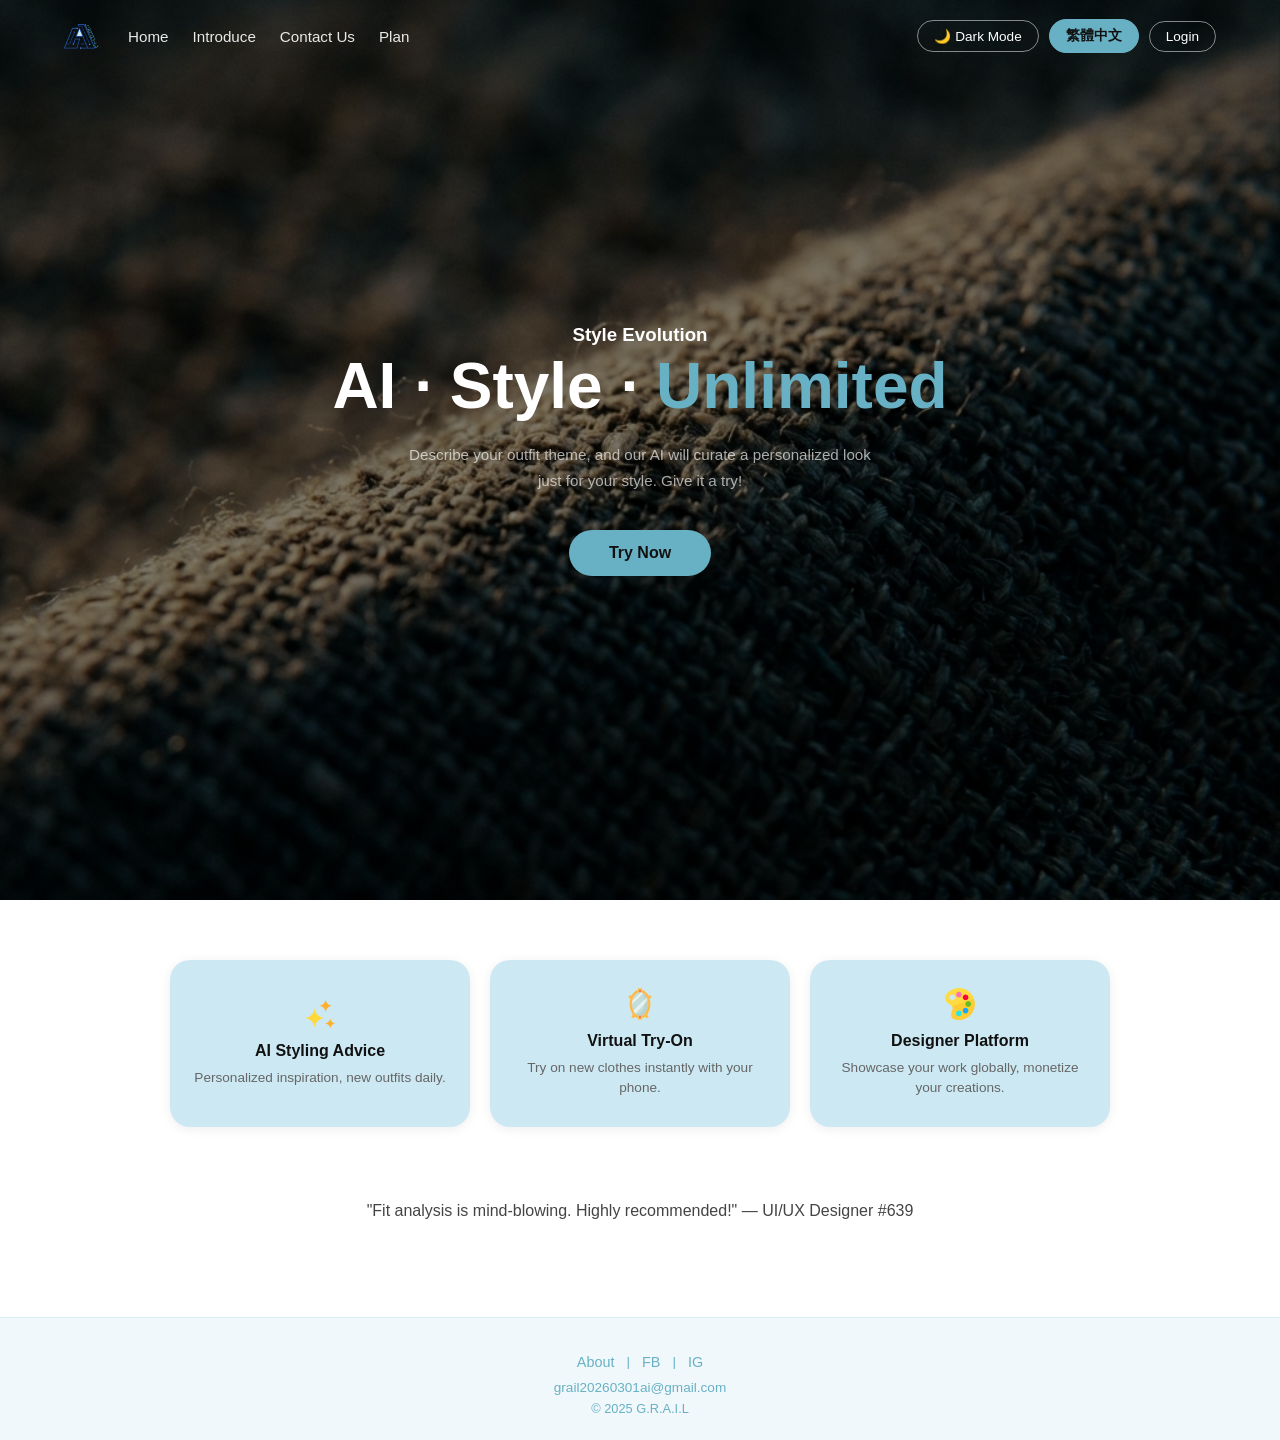
<file: html/english-home.html>
<!DOCTYPE html>
<html lang="zh-TW">
<head>
    <meta charset="UTF-8">
    <meta name="viewport" content="width=device-width, initial-scale=1.0">
    <title>Grail Fit | AI 穿搭進化論 - 您的虛擬試穿與風格專屬管家</title>
    <link rel="shortcut icon" href="../images/logo.png">
    <link rel="stylesheet" href="../css/index.css">
</head>
<body>

    <header>
        <div class="logo-nav">
            <div class="logo"><img src="../images/logo.png" alt="Grail Fit LOGO"></div>
            <!-- 桌機版 nav -->
            <nav class="nav-links">
                <a href="#">Home</a>
                <a href="about-english.html">Introduce</a>
                <a href="#contact">Contact Us</a>
                <a href="plan-english.html">Plan</a>
            </nav>
        </div>
        <div class="header-btns">
            <a href="dark-english-home.html" class="icon-btn">🌙 Dark Mode</a>
            <a href="../index.html" class="icon-btn icon-btn-green">繁體中文</a>
            <button class="icon-btn open-modal-btn">Login</button>
        </div>

        <!-- 手機版漢堡按鈕 -->
        <button class="hamburger" id="hamburgerBtn" aria-label="開啟選單">
            <span></span><span></span><span></span>
        </button>
    </header>

    <!-- 手機版全螢幕選單 -->
    <div class="mobile-menu" id="mobileMenu">
        <button class="mobile-close" id="mobileClose">✕</button>
        <nav class="mobile-nav">
            <a href="#">Home</a>
            <a href="about-english.html">Introduce</a>
            <a href="#contact">Contact Us</a>
            <a href="plan-english.html">Plan</a>
        </nav>
        <div class="mobile-btns">
            <a href="dark-english-home.html" class="icon-btn">🌙 Dark Mode</a>
            <a href="../index.html" class="icon-btn">繁體中文</a>
            <button id="openModal" class="icon-btn mobile-login-btn open-modal-btn">Login</button>
        </div>
    </div>

    
<div id="loginModal" class="modal-overlay">
  <div class="modal-content">
    <span class="close-btn">&times;</span>

    <div id="loginStep1">
      <h2>Welcome</h2>
      <p>Select your login method</p>
      <div class="auth-buttons">
        <button class="auth-btn google-btn">
          <img src="../images/google-logo.png" alt="Google">
          Google Login
        </button>
        <button class="auth-btn fb-btn">
          <img src="../images/fb-logo.png" alt="FB">
          Facebook Login
        </button>
        <hr class="divider" data-content="或">
        <button class="auth-btn user-btn" id="toStep2">User Login</button>
        <button class="auth-btn register-btn">Create a free account</button>
      </div>
    </div>

    <div id="loginStep2" style="display: none;">
      <button id="backToStep1" class="back-link">← Back</button>
      <h2>Account Login</h2>
      <form id="emailLoginForm" class="login-form">
        <div class="input-group">
          <label>Email</label>
          <input type="email" placeholder="Please enter your email" required>
        </div>
        <div class="input-group">
          <label>Password</label>
          <input type="password" placeholder="Please enter your password" required>
        </div>
        <button type="submit" class="submit-btn">Login</button>
      </form>
    </div>

  </div>
</div>

    <section class="hero">
        <h3>Style Evolution</h3>
        <h1>AI · Style · <span>Unlimited</span></h1>
        <p>Describe your outfit theme, and our AI will curate a personalized look just for your style. Give it a try!</p>
        <button class="cta-btn" onclick="scrollToMain()">Try Now</button>   
    </section>

    <main id="main-content">
        <div class="feature-links">
            <a href="#" class="big-btn">
                <img src="../images/star.png" class="btn-icon" alt="star">
                <span class="btn-title">AI Styling Advice</span>
                <span class="btn-desc">Personalized inspiration, new outfits daily.</span>
            </a>
            <a href="#" class="big-btn">
                <img src="../images/mirror.png" class="btn-icon" alt="mirror">
                <span class="btn-title">Virtual Try-On</span>
                <span class="btn-desc">Try on new clothes instantly with your phone.</span>
            </a>
            <a href="#" class="big-btn">
                <img src="../images/palette.png" class="btn-icon" alt="palette">
                <span class="btn-title">Designer Platform</span>
                <span class="btn-desc">Showcase your work globally, monetize your creations.</span>
            </a>
        </div>

        <div class="testimonial-container">
          <div id="ai-testimonial" class="show">Analyzing styling feedback...</div>
        </div>
    </main>

    <footer id="contact">
        <div class="footer-top">
            <a href="about-english.html">About</a>
            <span class="footer-divider">|</span>
            <a href="https://www.facebook.com/profile.php?id=61578842372553&ref=NONE_xav_ig_profile_page_web#">FB</a>
            <span class="footer-divider">|</span>
            <a href="https://www.instagram.com/g.r.a.i.l07/">IG</a>
        </div>
        <div class="footer-email">grail20260301ai@gmail.com</div>
        <div class="footer-copy">© 2025 G.R.A.I.L</div>
    </footer>
    <script src="../js/english.js"></script>
    
</body>
</html>
</file>
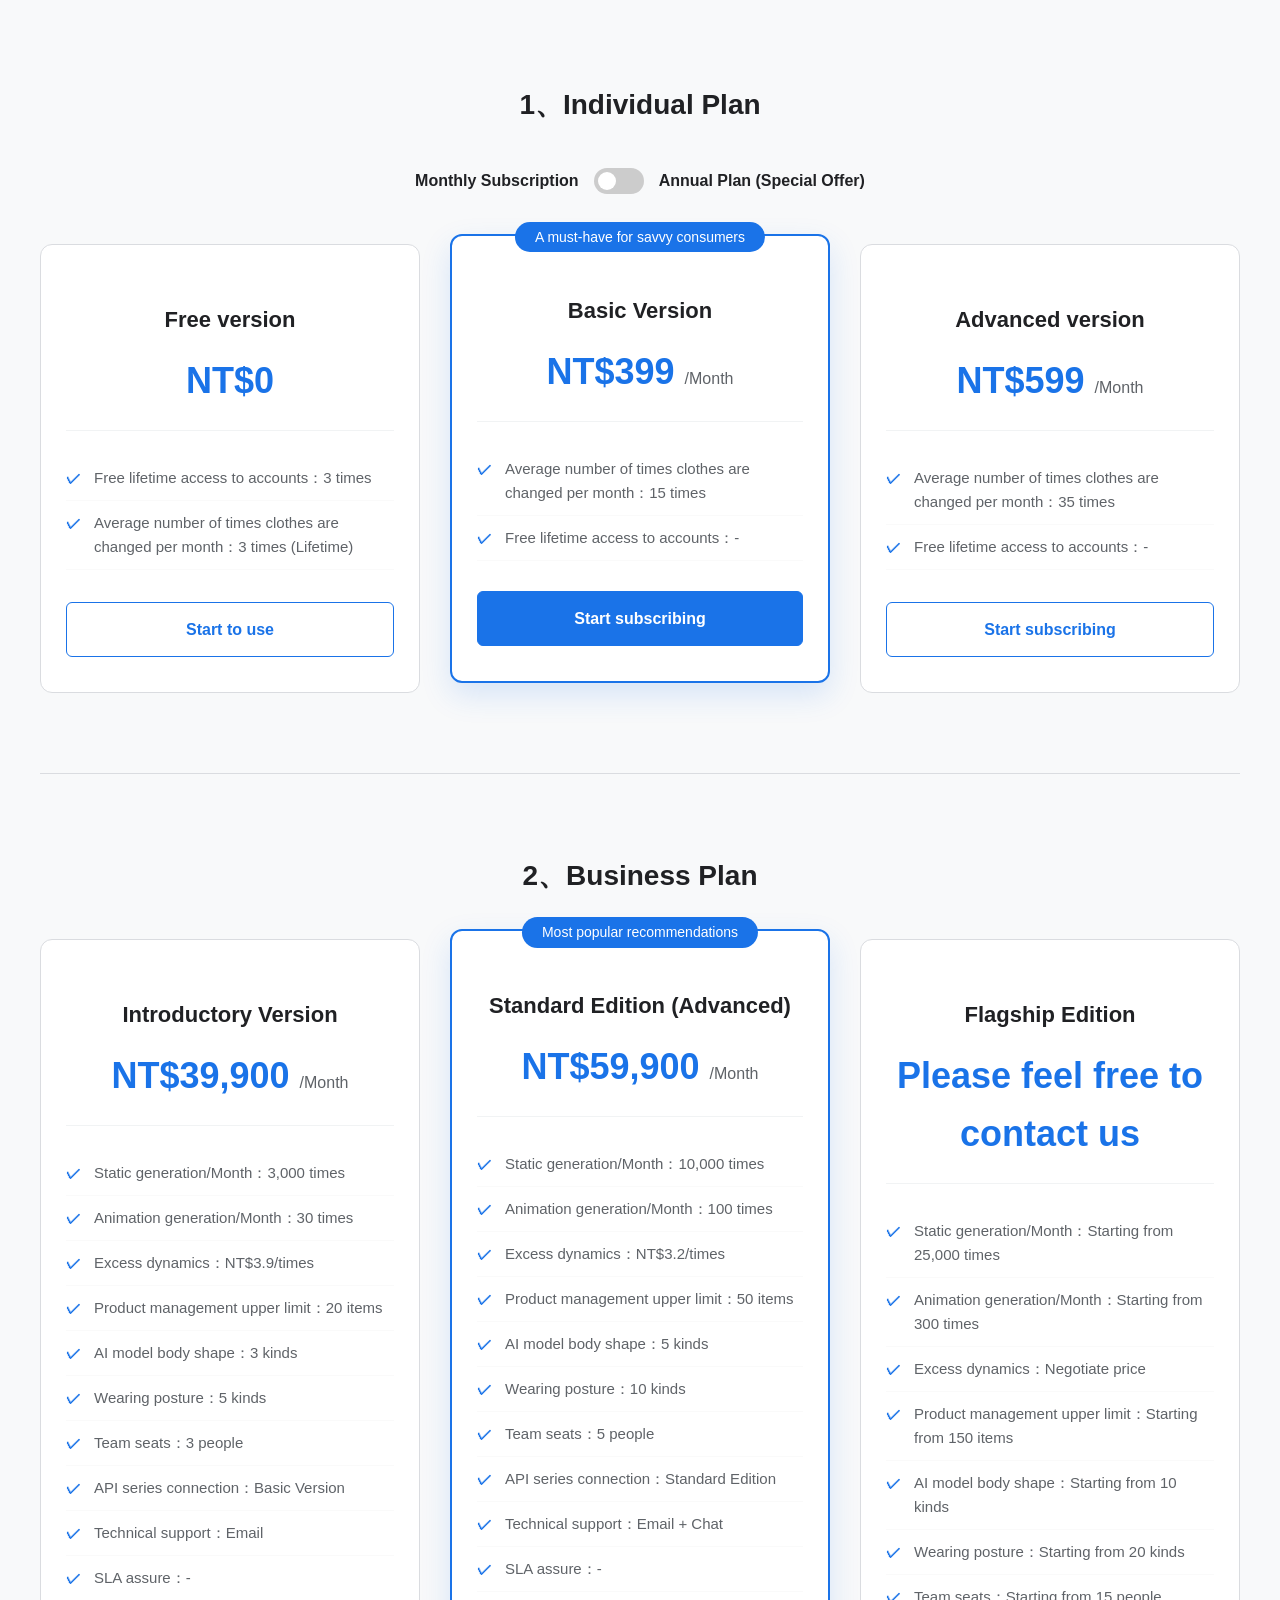
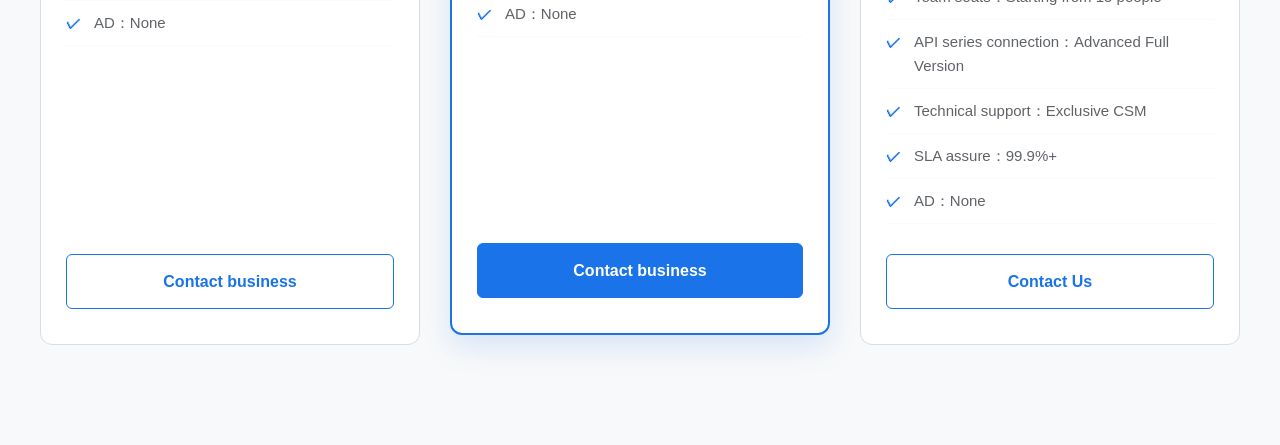
<file: html/plan-english.html>
<!DOCTYPE html>
<html lang="zh-TW">
<head>
    <meta charset="UTF-8">
    <meta name="viewport" content="width=device-width, initial-scale=1.0">
    <title>Plan Page</title>
    <link rel="shortcut icon" href="../images/logo.png">
    <link rel="stylesheet" href="../css/plan.css">
</head>
<body>

<div class="container">
    <section class="section-2c">
        <h2>1、Individual Plan</h2>
        
        <div class="toggle-container">
            <span>Monthly Subscription</span>
            <label class="switch">
                <input type="checkbox" id="billingToggle">
                <span class="slider"></span>
            </label>
            <span>Annual Plan (Special Offer)</span>
        </div>

        <div class="pricing-grid">
            <div class="card">
                <div class="plan-header">
                    <h3 class="plan-name">Free version</h3>
                    <div class="price">NT$0</div>
                </div>
                <ul class="features-list">
                    <li>Free lifetime access to accounts：3 times</li>
                    <li>Average number of times clothes are changed per month：3 times (Lifetime)</li>
                </ul>
                <a href="#" class="btn">Start to use</a>
            </div>

            <div class="card featured personal-featured">
                <div class="badge">A must-have for savvy consumers</div>
                <div class="plan-header">
                    <h3 class="plan-name">Basic Version</h3>
                    <div class="price" id="price-basic">NT$399 <span>/Month</span></div>
                </div>
                <ul class="features-list">
                    <li>Average number of times clothes are changed per month：15 times</li>
                    <li>Free lifetime access to accounts：-</li>
                </ul>
                <a href="#" class="btn">Start subscribing</a>
            </div>

            <div class="card">
                <div class="plan-header">
                    <h3 class="plan-name">Advanced version</h3>
                    <div class="price" id="price-pro">NT$599 <span>/Month</span></div>
                </div>
                <ul class="features-list">
                    <li>Average number of times clothes are changed per month：35 times</li>
                    <li>Free lifetime access to accounts：-</li>
                </ul>
                <a href="#" class="btn">Start subscribing</a>
            </div>
        </div>
    </section>

    <hr class="divider">

    <section class="section-2b">
        <h2>2、Business Plan</h2>
        <div class="pricing-grid">
            <div class="card">
                <div class="plan-header">
                    <h3 class="plan-name">Introductory Version</h3>
                    <div class="price">NT$39,900 <span>/Month</span></div>
                </div>
                <ul class="features-list">
                    <li>Static generation/Month：3,000 times</li>
                    <li>Animation generation/Month：30 times</li>
                    <li>Excess dynamics：NT$3.9/times</li>
                    <li>Product management upper limit：20 items</li>
                    <li>AI model body shape：3 kinds</li>
                    <li>Wearing posture：5 kinds</li>
                    <li>Team seats：3 people</li>
                    <li>API series connection：Basic Version</li>
                    <li>Technical support：Email</li>
                    <li>SLA assure：-</li>
                    <li>AD：None</li>
                </ul>
                <a href="#" class="btn">Contact business</a>
            </div>

            <div class="card featured business-featured">
                <div class="badge">Most popular recommendations</div>
                <div class="plan-header">
                    <h3 class="plan-name">Standard Edition (Advanced)</h3>
                    <div class="price">NT$59,900 <span>/Month</span></div>
                </div>
                <ul class="features-list">
                    <li>Static generation/Month：10,000 times</li>
                    <li>Animation generation/Month：100 times</li>
                    <li>Excess dynamics：NT$3.2/times</li>
                    <li>Product management upper limit：50 items</li>
                    <li>AI model body shape：5 kinds</li>
                    <li>Wearing posture：10 kinds</li>
                    <li>Team seats：5 people</li>
                    <li>API series connection：Standard Edition</li>
                    <li>Technical support：Email + Chat</li>
                    <li>SLA assure：-</li>
                    <li>AD：None</li>
                </ul>
                <a href="#" class="btn">Contact business</a>
            </div>

            <div class="card">
                <div class="plan-header">
                    <h3 class="plan-name">Flagship Edition</h3>
                    <div class="price">Please feel free to contact us</div>
                </div>
                <ul class="features-list">
                    <li>Static generation/Month：Starting from 25,000 times</li>
                    <li>Animation generation/Month：Starting from 300 times</li>
                    <li>Excess dynamics：Negotiate price</li>
                    <li>Product management upper limit：Starting from 150 items</li>
                    <li>AI model body shape：Starting from 10 kinds</li>
                    <li>Wearing posture：Starting from 20 kinds</li>
                    <li>Team seats：Starting from 15 people</li>
                    <li>API series connection：Advanced Full Version</li>
                    <li>Technical support：Exclusive CSM</li>
                    <li>SLA assure：99.9%+</li>
                    <li>AD：None</li>
                </ul>
                <a href="#" class="btn">Contact Us</a>
            </div>
        </div>
    </section>
</div>

<script src="../js/plan-english.js"></script>
</body>
</html>
</file>
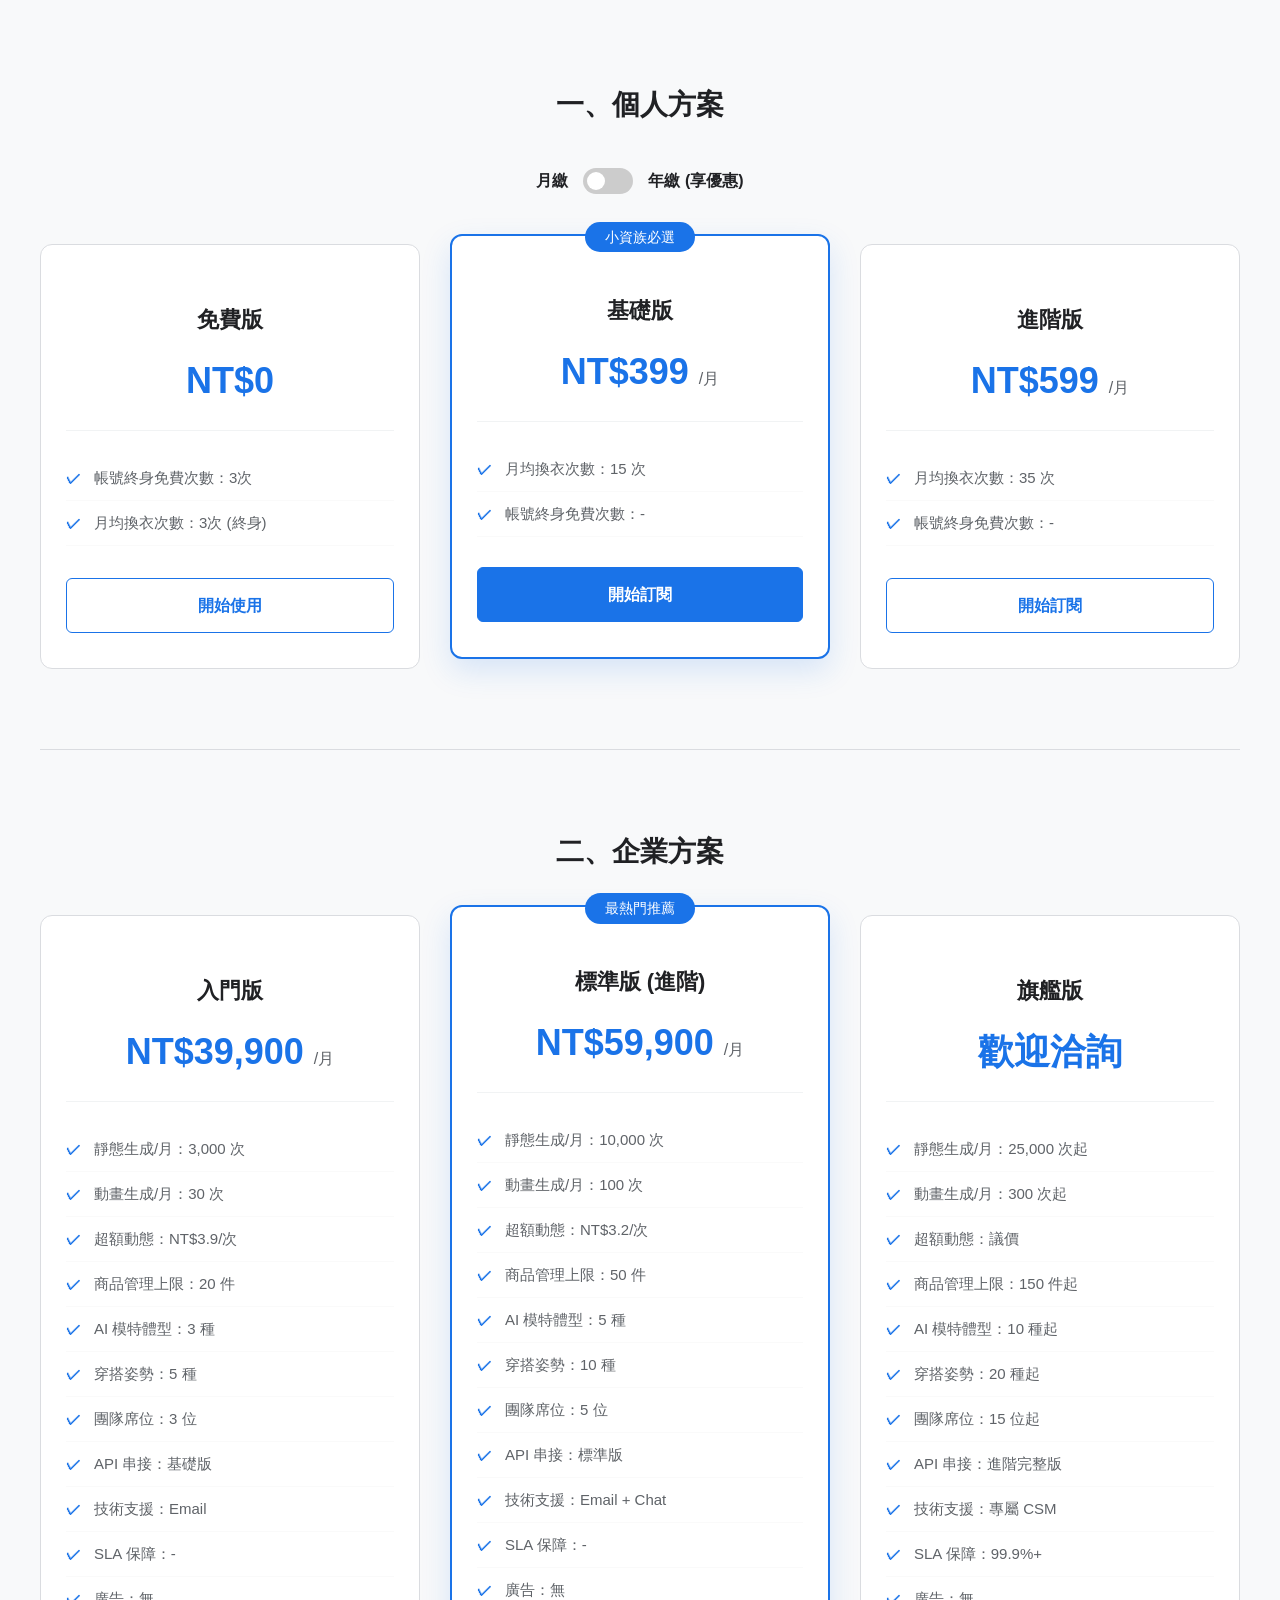
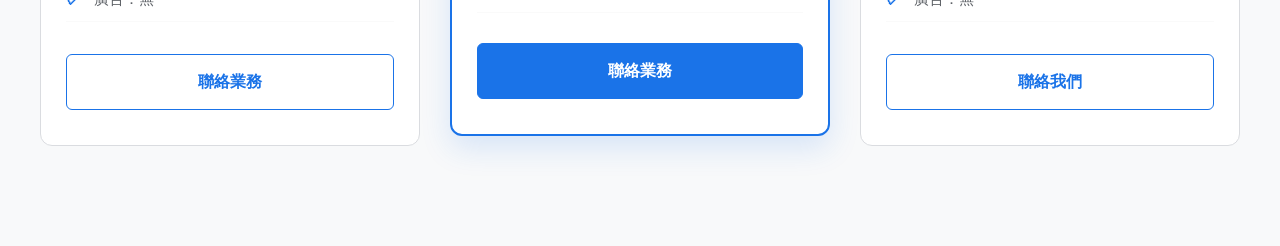
<file: html/plan.html>
<!DOCTYPE html>
<html lang="zh-TW">
<head>
    <meta charset="UTF-8">
    <meta name="viewport" content="width=device-width, initial-scale=1.0">
    <title>方案定價頁面</title>
    <link rel="shortcut icon" href="../images/logo.png">
    <link rel="stylesheet" href="../css/plan.css">
</head>
<body>

<div class="container">
    <section class="section-2c">
        <h2>一、個人方案</h2>
        
        <div class="toggle-container">
            <span>月繳</span>
            <label class="switch">
                <input type="checkbox" id="billingToggle">
                <span class="slider"></span>
            </label>
            <span>年繳 (享優惠)</span>
        </div>

        <div class="pricing-grid">
            <div class="card">
                <div class="plan-header">
                    <h3 class="plan-name">免費版</h3>
                    <div class="price">NT$0</div>
                </div>
                <ul class="features-list">
                    <li>帳號終身免費次數：3次</li>
                    <li>月均換衣次數：3次 (終身)</li>
                </ul>
                <a href="#" class="btn">開始使用</a>
            </div>

            <div class="card featured personal-featured">
                <div class="badge">小資族必選</div>
                <div class="plan-header">
                    <h3 class="plan-name">基礎版</h3>
                    <div class="price" id="price-basic">NT$399 <span>/月</span></div>
                </div>
                <ul class="features-list">
                    <li>月均換衣次數：15 次</li>
                    <li>帳號終身免費次數：-</li>
                </ul>
                <a href="#" class="btn">開始訂閱</a>
            </div>

            <div class="card">
                <div class="plan-header">
                    <h3 class="plan-name">進階版</h3>
                    <div class="price" id="price-pro">NT$599 <span>/月</span></div>
                </div>
                <ul class="features-list">
                    <li>月均換衣次數：35 次</li>
                    <li>帳號終身免費次數：-</li>
                </ul>
                <a href="#" class="btn">開始訂閱</a>
            </div>
        </div>
    </section>

    <hr class="divider">

    <section class="section-2b">
        <h2>二、企業方案</h2>
        <div class="pricing-grid">
            <div class="card">
                <div class="plan-header">
                    <h3 class="plan-name">入門版</h3>
                    <div class="price">NT$39,900 <span>/月</span></div>
                </div>
                <ul class="features-list">
                    <li>靜態生成/月：3,000 次</li>
                    <li>動畫生成/月：30 次</li>
                    <li>超額動態：NT$3.9/次</li>
                    <li>商品管理上限：20 件</li>
                    <li>AI 模特體型：3 種</li>
                    <li>穿搭姿勢：5 種</li>
                    <li>團隊席位：3 位</li>
                    <li>API 串接：基礎版</li>
                    <li>技術支援：Email</li>
                    <li>SLA 保障：-</li>
                    <li>廣告：無</li>
                </ul>
                <a href="#" class="btn">聯絡業務</a>
            </div>

            <div class="card featured business-featured">
                <div class="badge">最熱門推薦</div>
                <div class="plan-header">
                    <h3 class="plan-name">標準版 (進階)</h3>
                    <div class="price">NT$59,900 <span>/月</span></div>
                </div>
                <ul class="features-list">
                    <li>靜態生成/月：10,000 次</li>
                    <li>動畫生成/月：100 次</li>
                    <li>超額動態：NT$3.2/次</li>
                    <li>商品管理上限：50 件</li>
                    <li>AI 模特體型：5 種</li>
                    <li>穿搭姿勢：10 種</li>
                    <li>團隊席位：5 位</li>
                    <li>API 串接：標準版</li>
                    <li>技術支援：Email + Chat</li>
                    <li>SLA 保障：-</li>
                    <li>廣告：無</li>
                </ul>
                <a href="#" class="btn">聯絡業務</a>
            </div>

            <div class="card">
                <div class="plan-header">
                    <h3 class="plan-name">旗艦版</h3>
                    <div class="price">歡迎洽詢</div>
                </div>
                <ul class="features-list">
                    <li>靜態生成/月：25,000 次起</li>
                    <li>動畫生成/月：300 次起</li>
                    <li>超額動態：議價</li>
                    <li>商品管理上限：150 件起</li>
                    <li>AI 模特體型：10 種起</li>
                    <li>穿搭姿勢：20 種起</li>
                    <li>團隊席位：15 位起</li>
                    <li>API 串接：進階完整版</li>
                    <li>技術支援：專屬 CSM</li>
                    <li>SLA 保障：99.9%+</li>
                    <li>廣告：無</li>
                </ul>
                <a href="#" class="btn">聯絡我們</a>
            </div>
        </div>
    </section>
</div>

<script src="../js/plan.js"></script>
</body>
</html>
</file>
<file: css/index.css>
/* --- 基礎設定 --- */
* {
    margin: 0;
    padding: 0;
    box-sizing: border-box;
    font-family: "Microsoft JhengHei", Arial, sans-serif;
}

body {
    background-color: #111;
    color: #fff;
    overflow-x: hidden;
}

/* --- 導航欄：透明浮層，固定在頂部 --- */
header {
    display: flex;
    justify-content: space-between;
    align-items: center;
    padding: 18px 5%;
    background: transparent;
    position: absolute;
    top: 0;
    left: 0;
    width: 100%;
    z-index: 1000;
}

/* logo + nav 靠左群組 */
.logo-nav {
    display: flex;
    align-items: center;
    gap: 28px;
}

.logo img {
    height: 36px;
    width: auto;
    display: block;
}

.nav-links {
    display: flex;
    gap: 24px;
    align-items: center;
}

.nav-links a {
    color: #fff;
    text-decoration: none;
    font-size: 0.95rem;
    opacity: 0.9;
    transition: opacity 0.2s;
}

.nav-links a:hover {
    opacity: 1;
}

.header-btns {
    display: flex;
    gap: 10px;
    align-items: center;
}

.icon-btn {
    background: transparent;
    border: 1.5px solid rgba(255,255,255,0.5);
    color: #fff;
    padding: 7px 16px;
    border-radius: 20px;
    cursor: pointer;
    font-size: 0.85rem;
    transition: background 0.2s, border-color 0.2s;
    text-decoration: none;
    display: inline-flex;
    align-items: center;
    justify-content: center;
}

.icon-btn:hover {
    background: rgba(255,255,255,0.15);
    border-color: #fff;
}



/* 第一個按鈕（夜間模式） */
.icon-btn:nth-child(2),
.icon-btn-green {
    background: #68b1c4;
    border-color: #68b1c4;
    color: #111;
    font-weight: bold;
}

.icon-btn:nth-child(2):hover,
.icon-btn-green:hover {
    background: #68b1c4;
}

/* 登入按鈕 */
.login-btn {
    background: transparent !important;
    border-color: rgba(255,255,255,0.5) !important;
    color: #fff !important;
    font-weight: normal !important;
}

/* 登入視窗 */
/* 彈窗背景遮罩 */
.modal-overlay {
  display: none; /* 預設隱藏 */
  position: fixed;
  top: 0;
  left: 0;
  width: 100%;
  height: 100%;
  background: rgba(0, 0, 0, 0.6);
  backdrop-filter: blur(5px); /* 毛玻璃效果 */
  z-index: 1000;
  justify-content: center;
  align-items: center;
}

/* 彈窗內容盒 */
.modal-content {
  background: white;
  padding: 30px;
  border-radius: 16px;
  width: 90%;
  max-width: 380px;
  position: relative;
  text-align: center;
  box-shadow: 0 10px 25px rgba(0,0,0,0.2);
  animation: fadeIn 0.3s ease-out;
}

/* 關閉按鈕 */
.close-btn {
  position: absolute;
  top: 15px;
  right: 20px;
  font-size: 24px;
  cursor: pointer;
  color: #888;
}

/* 按鈕清單容器 */
.auth-buttons {
  display: flex;
  flex-direction: column;
  gap: 12px;
  margin-top: 20px;
}

/* 通用按鈕樣式 */
.auth-btn {
  display: flex;
  align-items: center;
  justify-content: center;
  padding: 12px;
  border: 1px solid #ddd;
  border-radius: 8px;
  background: white;
  font-size: 16px;
  font-weight: 500;
  cursor: pointer;
  transition: 0.2s;
}

.auth-btn img {
  width: 20px;
  margin-right: 10px;
}

.auth-btn:hover {
  background: #f8f8f8;
}

/* 特定按鈕顏色 */
.user-btn { background: #333; color: white; border: none; }
.user-btn:hover { background: #000; }

.register-btn { color: #007bff; border-color: #007bff; }
.register-btn:hover { background: #f0f7ff; }

/* 分隔線 */
.divider {
  margin: 20px 0;
  border: 0;
  border-top: 1px solid #eee;
  overflow: visible;
  text-align: center;
}
.divider::after {
  content: "或";
  background: white;
  padding: 0 10px;
  position: relative;
  top: -12px;
  color: #999;
  font-size: 14px;
}

/* 出現動畫 */
@keyframes fadeIn {
  from { opacity: 0; transform: translateY(-20px); }
  to { opacity: 1; transform: translateY(0); }
}

/* 第二階段登入樣式 */
.back-link {
  background: none;
  border: none;
  color: #666;
  font-size: 14px;
  cursor: pointer;
  position: absolute;
  top: 30px;
  left: 20px;
}

.login-form {
  margin-top: 20px;
  text-align: left;
}

.input-group {
  margin-bottom: 15px;
}

.input-group label {
  display: block;
  font-size: 14px;
  margin-bottom: 5px;
  color: #333;
}

.input-group input {
  width: 100%;
  padding: 12px;
  border: 1px solid #ddd;
  border-radius: 8px;
  box-sizing: border-box; /* 確保寬度包含 padding */
}

/* 發送按鈕 */
.submit-btn {
  width: 100%;
  padding: 12px;
  background-color: #007bff;
  color: white;
  border: none;
  border-radius: 8px;
  font-size: 16px;
  font-weight: bold;
  cursor: pointer;
  transition: 0.3s;
  margin-top: 10px;
}

.submit-btn:hover {
  background-color: #0056b3;
}

/* --- Hero Section：全螢幕暗色背景 --- */
.hero {
    position: relative;
    width: 100%;
    height: 100vh;
    min-height: 500px;
    display: flex;
    flex-direction: column;
    justify-content: center;
    align-items: center;
    text-align: center;
    padding: 0 20px;

    /* 模擬圖一的暗色人物背景 */
    background: linear-gradient(
        to bottom right,
        rgba(20, 20, 20, 0.85),
        rgba(50, 50, 60, 0.7)
    ), linear-gradient(135deg, #2c2c3e 0%, #1a1a2e 50%, #16213e 100%);
    background-size: cover;
    background-position: center;
}


.hero {
    background-image: linear-gradient(rgba(0,0,0,0.5), rgba(0,0,0,0.5)),
                      url('../images/background.png');
    background-size: cover;
    background-position: center;
}
*/

.hero h3 {
    font-size: 1rem;
    font-weight: 400;
    color: rgba(255,255,255,0.75);
    margin-bottom: 16px;
    letter-spacing: 2px;
}

.hero h1 {
    font-size: clamp(2.2rem, 7vw, 4rem);
    font-weight: 700;
    color: #fff;
    line-height: 1.25;
    margin-bottom: 16px;
}

/* 圖一標題中的強調色文字 */
.hero h1 span {
    color: #68b1c4;
}

.hero p {
    font-size: 0.95rem;
    color: rgba(255,255,255,0.65);
    max-width: 480px;
    line-height: 1.7;
    margin-bottom: 36px;
}

/* CTA 按鈕：「立即使用」 */
.cta-btn {
    background: #68b1c4;
    color: #111;
    border: none;
    padding: 14px 40px;
    border-radius: 30px;
    font-size: 1rem;
    font-weight: bold;
    cursor: pointer;
    transition: background 0.2s, transform 0.2s;
}

.cta-btn:hover {
    background: #68b1c4;
    transform: translateY(-2px);
}


/* --- Main 內容區 --- */
main {
    background: #ffffff;
    color: #111;
    padding: 60px 5%;
}

/* --- 大型連結按鈕區域 --- */
.feature-links {
    display: flex;
    justify-content: center;
    gap: 20px;
    margin-bottom: 50px;
    flex-wrap: wrap;
}

.big-btn {
    flex: 1;
    min-width: 200px;
    max-width: 300px;
    min-height: 160px;
    background: #CCE9F3;
    border: none;
    border-radius: 20px;
    display: flex;
    flex-direction: column;
    align-items: center;
    justify-content: center;
    text-decoration: none;
    color: #333;
    padding: 28px 20px;
    text-align: center;
    box-shadow: 0 2px 12px rgba(0,0,0,0.07);
    transition: transform 0.25s, box-shadow 0.25s;
}

.big-btn:hover {
    transform: translateY(-6px);
    box-shadow: 0 12px 32px rgba(0,0,0,0.15);
}

.btn-icon img,
img.btn-icon {
    width: 2rem;
    height: 2rem;
    object-fit: contain;
    display: block;
    margin: 0 auto 12px;
}

.btn-title {
    font-size: 1rem;
    font-weight: 700;
    color: #111;
    margin-bottom: 8px;
    display: block;
}

.btn-desc {
    font-size: 0.85rem;
    color: #666;
    line-height: 1.5;
    display: block;
}

/* --- 評價區 --- */
.testimonial-container {
    text-align: center;
    min-height: 80px;
    padding: 20px 0;
    color: #444;
    font-size: 1rem;
    line-height: 1.7;
}

/* --- Footer --- */
footer {
    background: #f0f8fb;
    padding: 36px 5% 24px;
    text-align: center;
    border-top: 1px solid #d6eef5;
}

.footer-top {
    display: flex;
    justify-content: center;
    align-items: center;
    gap: 12px;
    margin-bottom: 10px;
}

.footer-top a {
    color: #68b1c4;
    text-decoration: none;
    font-size: 0.9rem;
    transition: color 0.2s;
}

.footer-top a:hover {
    color: #2350A2;
}

.footer-divider {
    color: #68b1c4;
    font-size: 0.85rem;
}

.footer-email {
    font-size: 0.85rem;
    color: #68b1c4;
    margin-bottom: 6px;
}

.footer-copy {
    font-size: 0.8rem;
    color: #68b1c4;
}

/* --- 漢堡按鈕（手機版才顯示） --- */
.hamburger {
    display: none;
    flex-direction: column;
    justify-content: center;
    gap: 5px;
    background: transparent;
    border: none;
    cursor: pointer;
    padding: 4px;
    margin-left: auto;
    z-index: 1001;
}

.hamburger span {
    display: block;
    width: 26px;
    height: 2.5px;
    background: #fff;
    border-radius: 2px;
}

/* --- 手機版全螢幕選單 --- */
.mobile-menu {
    display: none;
    position: fixed;
    inset: 0;
    background: rgba(255,255,255,0.97);
    z-index: 2000;
    flex-direction: column;
    align-items: center;
    justify-content: center;
    gap: 0;
}

.mobile-menu.open {
    display: flex;
}

.mobile-close {
    position: absolute;
    top: 20px;
    right: 24px;
    background: transparent;
    border: none;
    font-size: 1rem;
    color: #111;
    cursor: pointer;
    font-weight: 500;
}

.mobile-nav {
    display: flex;
    flex-direction: column;
    align-items: center;
    width: 100%;
}

.mobile-nav a {
    display: block;
    width: 100%;
    text-align: center;
    padding: 22px 0;
    font-size: 1.4rem;
    font-weight: 600;
    color: #111;
    text-decoration: none;
    border-bottom: 1px solid #e0e0e0;
}

.mobile-nav a:first-child {
    border-top: 1px solid #e0e0e0;
}

.mobile-btns {
    display: flex;
    flex-direction: column;
    align-items: center;
    gap: 14px;
    margin-top: 30px;
    width: 70%;
}

.mobile-btns .icon-btn {
    width: 100%;
    padding: 12px 0;
    border-radius: 30px;
    font-size: 1rem;
    border: 1.5px solid #111;
    color: #111;
    background: transparent;
}

.mobile-login-btn {
    background: #111 !important;
    color: #fff !important;
}

/* --- 響應式 --- */
@media (max-width: 768px) {
    .nav-links,
    .header-btns {
        display: none;
    }

    .hamburger {
        display: flex;
    }

    header {
        background: rgba(0,0,0,0.3);
        padding: 16px 5%;
    }

    .feature-links {
        flex-direction: column;
        align-items: center;
    }

    .big-btn {
        width: 100%;
        max-width: 100%;
    }
}

@media (max-width: 480px) {
    .hero h1 {
        font-size: 2rem;
    }
    .hero h3 {
        font-size: 0.9rem;
    }
}
</file>
<file: css/about.css>
:root {
    --bg: linear-gradient(135deg, #e8d5c4 0%, #b8d4e0 40%, #8bbfd4 100%);
    --accent: #5aaec8;
    --dark: #1e2a38;
    --text: #1a1a2e;
    --white: #ffffff;
    --card-bg: rgba(255,255,255,0.82);
}

* { margin: 0; padding: 0; box-sizing: border-box; }

body {
    font-family: "Microsoft JhengHei", "PingFang TC", sans-serif;
    background: var(--bg);
    min-height: 100vh;
    color: var(--text);
}

.container {
    max-width: 1100px;
    margin: 0 auto;
    padding: 0 40px;
}

/* ── Section 共用 ── */
.section {
    position: relative;
    padding: 70px 0;
}

.section-label {
    position: absolute;
    top: 24px;
    left: 48px;
    font-size: 1.1rem;
    color: var(--accent);
    letter-spacing: 3px;
    font-weight: 300;
}

.two-col {
    display: flex;
    gap: 40px;
    align-items: flex-start;
}

h2 {
    font-size: 1.9rem;
    margin-bottom: 24px;
    display: flex;
    align-items: center;
    gap: 14px;
}

.accent-bar {
    display: inline-block;
    width: 5px;
    height: 1.9rem;
    background: var(--accent);
    border-radius: 3px;
    flex-shrink: 0;
}

.contact-block {
    position: relative !important;
    z-index: 9999 !important; /* 確保它在最頂層 */
    pointer-events: auto !important; /* 強制開啟滑鼠感應 */
}

.email-link {
    display: inline-block; /* 增加點擊範圍 */
    color: #000000 !important;
    cursor: pointer !important;
    text-decoration: none !important;
    padding: 5px; /* 讓範圍大一點比較好點 */
}

.email-link a:hover {
    color: var(--accent)
}
/* ── Hero ── */
.hero {
    background: var(--bg);
    min-height: 100vh;
    display: flex;
    align-items: center;
    justify-content: center;
    padding: 40px 20px;
}

.hero-inner {
    width: 100%;
    max-width: 900px;
    display: flex;
    flex-direction: column;
    align-items: center;
    gap: 32px;
    text-align: center;
}

/* ── Hero logo 置中在標題上方 ── */
.hero-logo-img {
    display: flex;
    justify-content: center;
}

.hero-logo-img img {
    height: 80px;
    width: auto;
}

.hero-inner h1 {
    font-size: 3.2rem;
    font-weight: 800;
    color: var(--dark);
}

.hero-sub {
    font-size: 1.2rem;
    opacity: 0.75;
    letter-spacing: 2px;
    color: var(--dark);
}

.btn-primary {
    background: var(--accent);
    border: none;
    padding: 14px 52px;
    font-size: 1.1rem;
    border-radius: 30px;
    cursor: pointer;
    color: var(--white);
    font-weight: 600;
    transition: transform 0.2s, background 0.2s;
}

.btn-primary:hover {
    transform: scale(1.05);
    background: #4a9ab8;
}

.hero-brand-bar {
    border-radius: 10px;
    padding: 18px 36px;
    display: flex;
    align-items: center;
    justify-content: center;
    gap: 20px;
    width: 100%;
    font-size: 1rem;
}

.brand-title {
    font-size: 1.3rem;
    font-weight: 700;
    border: 2px solid var(--text);
    padding: 4px 12px;
}

.brand-divider {
    font-size: 1.5rem;
    color: #aaa;
}

/* ── Vision + Core 共用右側圖片 ── */
.vision-core-wrapper {
    position: relative;
    padding: 70px 0;
}

.vision-core-inner {
    display: flex;
    gap: 40px;
    align-items: stretch;
}

.left-col {
    flex: 1.2;
    display: flex;
    flex-direction: column;
}

.left-col .section {
    padding: 0;
    margin-bottom: 40px;
}

.left-col .section:last-child {
    margin-bottom: 0;
}

.right-col {
    flex: 1;
    display: flex;
    flex-direction: column;
    position: sticky;
    top: 20px;
    align-self: flex-start;
}

/* ── Vision ── */
.vision .text-side {
    flex: 1.2;
}

.vision .text-side p,
.left-col .section p {
    margin-bottom: 16px;
    line-height: 1.8;
    font-size: 1rem;
}

.vision-card-header {
    display: flex;
    justify-content: space-between;
    font-size: 0.85rem;
    letter-spacing: 2px;
    margin-bottom: 12px;
    opacity: 0.6;
}

.vision-card-img-placeholder {
    flex: 1;
    min-height: 600px;
    background: url('../images/介紹.png') center top / cover no-repeat;
    border-radius: 8px;
    margin-bottom: 12px;
    animation: scrollImg 12s linear infinite;
}

@keyframes scrollImg {
    0%   { background-position: center top; }
    100% { background-position: center bottom; }
}

.vision-card-footer {
    text-align: center;
    font-size: 0.8rem;
    letter-spacing: 3px;
    opacity: 0.5;
}

/* ── Core ── */
.core-left {
    flex: 1.2;
}

.core-left h4 {
    font-size: 1rem;
    font-weight: 700;
    margin: 20px 0 10px;
    text-align: center;
}

.core-left ul {
    list-style: none;
    padding: 0;
}

.core-left ul li {
    padding: 6px 0 6px 20px;
    position: relative;
    font-size: 0.95rem;
    border-bottom: 1px solid rgba(0,0,0,0.06);
}

.core-left ul li::before {
    content: "▷";
    position: absolute;
    left: 0;
    color: var(--accent);
    font-size: 0.75rem;
    top: 8px;
}

.core-right {
    flex: 1;
    display: flex;
    flex-direction: column;
    gap: 16px;
}

.core-img-placeholder {
    border-radius: 10px;
    background: linear-gradient(160deg, #2a3a50, #3a4a60);
}

.core-img-placeholder.top { height: 220px; }
.core-img-placeholder.bottom { height: 160px; }

/* ── Why ── */
.why-col {
    align-items: stretch;
}

.why-left { flex: 1.3; }

.why-table {
    width: 100%;
    border-collapse: collapse;
    background: var(--card-bg);
    border-radius: 12px;
    overflow: hidden;
}

.why-table thead tr {
    background: #e8843a;
    color: var(--white);
}

.why-table th, .why-table td {
    padding: 14px 18px;
    text-align: center;
    font-size: 0.95rem;
    border-bottom: 1px solid rgba(0,0,0,0.07);
}

.why-table tbody tr:last-child td { border-bottom: none; }

.why-right { flex: 1; }

.why-card {
    background: var(--dark);
    border-radius: 20px;
    padding: 28px 24px;
    color: var(--white);
    text-align: center;
    height: 100%;
    display: flex;
    flex-direction: column;
    justify-content: center;
}

.why-card-title {
    font-size: 1.1rem;
    font-weight: 700;
    letter-spacing: 2px;
    margin-bottom: 20px;
    color: var(--accent);
}

.why-grid {
    display: grid;
    grid-template-columns: 1fr 1fr;
    gap: 14px;
}

.why-item {
    background: rgba(255,255,255,0.07);
    border-radius: 12px;
    padding: 16px 10px;
    font-size: 0.75rem;
    letter-spacing: 0.5px;
    line-height: 1.6;
}

.why-item span { color: var(--accent); }

/* ── Join ── */
.join-container {
    max-width: 1100px;
}

.join-card {
    background: rgba(255, 255, 255, 0.473);
    border-radius: 16px;
    padding: 48px 60px;
    text-align: center;
    position: relative;
    margin-top: 24px;
}

.join-brand {
    font-size: 3rem;
    font-weight: 300;
    color: var(--accent);
    letter-spacing: 8px;
    margin-bottom: 20px;
}

.join-slogan {
    font-size: 1rem;
    line-height: 1.9;
    margin-bottom: 36px;
    color: var(--text);
}

.join-contacts {
    display: flex;
    justify-content: center;
    gap: 40px;
    flex-wrap: wrap;
}

.contact-block {
    display: flex;
    align-items: center;
    gap: 10px;
    font-size: 0.95rem;
}

.contact-block a {
    color: #111;
    text-decoration: none;
    transition: color 0.2s;
}

.contact-block a:hover {
    color: var(--accent);
}

.email-link {
    color: #111;
    text-decoration: none;
    transition: color 0.2s;
}

.email-link:hover {
    color: var(--accent);
}

.join-logo-img {
    position: absolute;
    bottom: 20px;
    right: 24px;
}

.join-logo-img img {
    height: 48px;
    width: auto;
    opacity: 0.6;
}

/* ── Responsive ── */
@media (max-width: 768px) {
    .two-col { flex-direction: column; }
    .hero-card { padding: 40px 24px; }
    .hero-card h1 { font-size: 2.2rem; }
    .section-label { display: none; }
    .join-card { padding: 32px 20px; }
    .join-contacts { flex-direction: column; align-items: center; gap: 16px; }
}
</file>
<file: css/darkhome.css>
/* --- 基礎設定 --- */
* {
    margin: 0;
    padding: 0;
    box-sizing: border-box;
    font-family: "Microsoft JhengHei", Arial, sans-serif;
}

body {
    background-color: #111;
    color: #fff;
    overflow-x: hidden;
}

/* --- 導航欄：透明浮層，固定在頂部 --- */
header {
    display: flex;
    justify-content: space-between;
    align-items: center;
    padding: 18px 5%;
    background: transparent;
    position: absolute;
    top: 0;
    left: 0;
    width: 100%;
    z-index: 1000;
}

/* logo + nav 靠左群組 */
.logo-nav {
    display: flex;
    align-items: center;
    gap: 28px;
}

.logo img {
    height: 36px;
    width: auto;
    display: block;
}

.nav-links {
    display: flex;
    gap: 24px;
    align-items: center;
}

.nav-links a {
    color: #fff;
    text-decoration: none;
    font-size: 0.95rem;
    opacity: 0.9;
    transition: opacity 0.2s;
}

.nav-links a:hover {
    opacity: 1;
}

.header-btns {
    display: flex;
    gap: 10px;
    align-items: center;
}

.icon-btn {
    background: transparent;
    border: 1.5px solid rgba(113, 188, 250, 0.5);
    color: #fff;
    padding: 7px 16px;
    border-radius: 20px;
    cursor: pointer;
    font-size: 0.85rem;
    transition: background 0.2s, border-color 0.2s;
    text-decoration: none;
    display: inline-flex;
    align-items: center;
    justify-content: center;
}

.icon-btn:hover {
    background: rgba(113, 188, 250,0.15);
    border-color: #fff;
}

.icon-btn a {
    color: inherit;
    text-decoration: none;
}

.icon-btn a:active {
    color: #888;
}

/* 第一個按鈕（夜間模式） */
.icon-btn:nth-child(2) {
    background: rgba(113, 188, 250, 0.5);
    border-color: rgba(113, 188, 250, 0.5);
    color: #fff;
    font-weight: bold;
}

.icon-btn:nth-child(2):hover {
    background: #81d8ee;
}

/* 登入按鈕 */
.login-btn {
    background: transparent !important;
    border-color: rgba(255,255,255,0.5) !important;
    color: #fff !important;
    font-weight: normal !important;
}

/* 登入視窗 */
.modal-overlay {
  display: none; /* 預設隱藏 */
  position: fixed;
  top: 0;
  left: 0;
  width: 100%;
  height: 100%;
  background: rgba(0, 0, 0, 0.6);
  backdrop-filter: blur(5px); /* 毛玻璃效果 */
  z-index: 1000;
  justify-content: center;
  align-items: center;
}

/* 彈窗內容盒 */
.modal-content {
  background: white;
  padding: 30px;
  border-radius: 16px;
  width: 90%;
  max-width: 380px;
  position: relative;
  text-align: center;
  box-shadow: 0 10px 25px rgba(0,0,0,0.2);
  animation: fadeIn 0.3s ease-out;
}

/* 關閉按鈕 */
.close-btn {
  position: absolute;
  top: 15px;
  right: 20px;
  font-size: 24px;
  cursor: pointer;
  color: #888;
}

/* 按鈕清單容器 */
.auth-buttons {
  display: flex;
  flex-direction: column;
  gap: 12px;
  margin-top: 20px;
}

/* 通用按鈕樣式 */
.auth-btn {
  display: flex;
  align-items: center;
  justify-content: center;
  padding: 12px;
  border: 1px solid #ddd;
  border-radius: 8px;
  background: white;
  font-size: 16px;
  font-weight: 500;
  cursor: pointer;
  transition: 0.2s;
}

.auth-btn img {
  width: 20px;
  margin-right: 10px;
}

.auth-btn:hover {
  background: #f8f8f8;
}

/* 特定按鈕顏色 */
.user-btn { background: #333; color: white; border: none; }
.user-btn:hover { background: #000; }

.register-btn { color: #007bff; border-color: #007bff; }
.register-btn:hover { background: #f0f7ff; }

/* 分隔線 */
.divider {
  margin: 20px 0;
  border: 0;
  border-top: 1px solid #eee;
  overflow: visible;
  text-align: center;
}
.divider::after {
  content: "或";
  background: white;
  padding: 0 10px;
  position: relative;
  top: -12px;
  color: #999;
  font-size: 14px;
}

/* 出現動畫 */
@keyframes fadeIn {
  from { opacity: 0; transform: translateY(-20px); }
  to { opacity: 1; transform: translateY(0); }
}

/* 第二階段登入樣式 */
.back-link {
  background: none;
  border: none;
  color: #666;
  font-size: 14px;
  cursor: pointer;
  position: absolute;
  top: 30px;
  left: 20px;
}

.login-form {
  margin-top: 20px;
  text-align: left;
}

.input-group {
  margin-bottom: 15px;
}

.input-group label {
  display: block;
  font-size: 14px;
  margin-bottom: 5px;
  color: #333;
}

.input-group input {
  width: 100%;
  padding: 12px;
  border: 1px solid #ddd;
  border-radius: 8px;
  box-sizing: border-box; /* 確保寬度包含 padding */
}

/* 發送按鈕 */
.submit-btn {
  width: 100%;
  padding: 12px;
  background-color: #007bff;
  color: white;
  border: none;
  border-radius: 8px;
  font-size: 16px;
  font-weight: bold;
  cursor: pointer;
  transition: 0.3s;
  margin-top: 10px;
}

.submit-btn:hover {
  background-color: #0056b3;
}

/* --- Hero Section：全螢幕暗色背景 --- */
.hero {
    position: relative;
    width: 100%;
    height: 100vh;
    min-height: 500px;
    display: flex;
    flex-direction: column;
    justify-content: center;
    align-items: center;
    text-align: center;
    padding: 0 20px;

    /* 模擬圖一的暗色人物背景 */
    background: linear-gradient(
        to bottom right,
        rgba(20, 20, 20, 0.85),
        rgba(50, 50, 60, 0.7)
    ), linear-gradient(135deg, #2c2c3e 0%, #1a1a2e 50%, #16213e 100%);
    background-size: cover;
    background-position: center;
}


.hero {
    background-image: linear-gradient(rgba(0,0,0,0.5), rgba(0,0,0,0.5)),
                      url('../images/background.png');
    background-size: cover;
    background-position: center;
}
*/

.hero h3 {
    font-size: 1rem;
    font-weight: 400;
    color: rgba(255,255,255,0.75);
    margin-bottom: 16px;
    letter-spacing: 2px;
}

.hero h1 {
    font-size: clamp(2.2rem, 7vw, 4rem);
    font-weight: 700;
    color: #fff;
    line-height: 1.25;
    margin-bottom: 16px;
}

/* 圖一標題中的強調色文字 */
.hero h1 span {
    color: #68b1c4;
}

.hero p {
    font-size: 0.95rem;
    color: rgba(255,255,255,0.65);
    max-width: 480px;
    line-height: 1.7;
    margin-bottom: 36px;
}

/* CTA 按鈕：「立即使用」 */
.cta-btn {
    background: rgba(113, 188, 250, 0.5);
    color: #fff;
    border: none;
    padding: 14px 40px;
    border-radius: 30px;
    font-size: 1rem;
    font-weight: bold;
    cursor: pointer;
    transition: background 0.2s, transform 0.2s;
}

.cta-btn:hover {
    background: #68b1c4;
    transform: translateY(-2px);
}


/* --- Main 內容區 --- */
main {
    background: #1a263f;
    color: #111;
    padding: 60px 5%;
}

/* --- 大型連結按鈕區域 --- */
.feature-links {
    display: flex;
    justify-content: center;
    gap: 20px;
    margin-bottom: 50px;
    flex-wrap: wrap;
}

.big-btn {
    flex: 1;
    min-width: 200px;
    max-width: 300px;
    min-height: 160px;
    background: #CCE9F3;
    border: none;
    border-radius: 20px;
    display: flex;
    flex-direction: column;
    align-items: center;
    justify-content: center;
    text-decoration: none;
    color: #333;
    padding: 28px 20px;
    text-align: center;
    box-shadow: 0 2px 12px rgba(0,0,0,0.07);
    transition: transform 0.25s, box-shadow 0.25s;
}

.big-btn:hover {
    transform: translateY(-6px);
    box-shadow: 0 12px 32px rgba(0,0,0,0.15);
}

.btn-icon img,
img.btn-icon {
    width: 2rem;
    height: 2rem;
    object-fit: contain;
    display: block;
    margin: 0 auto 12px;
}

.btn-title {
    font-size: 1rem;
    font-weight: 700;
    color: #111;
    margin-bottom: 8px;
    display: block;
}

.btn-desc {
    font-size: 0.85rem;
    color: #666;
    line-height: 1.5;
    display: block;
}

/* --- 評價區 --- */
.testimonial-container {
    text-align: center;
    min-height: 80px;
    padding: 20px 0;
    color: #CCE9F3;
    font-size: 1rem;
    line-height: 1.7;
}

/* --- Footer --- */
footer {
    background: #161320;
    padding: 36px 5% 24px;
    text-align: center;
    border-top: 1px solid #161320;
}

.footer-top {
    display: flex;
    justify-content: center;
    align-items: center;
    gap: 12px;
    margin-bottom: 10px;
}

.footer-top a {
    color: #CCE9F3;
    text-decoration: none;
    font-size: 0.9rem;
    transition: color 0.2s;
}

.footer-top a:hover {
    color: #2350A2;
}

.footer-divider {
    color: #CCE9F3;
    font-size: 0.85rem;
}

.footer-email {
    font-size: 0.85rem;
    color: #CCE9F3;
    margin-bottom: 6px;
}

.footer-copy {
    font-size: 0.8rem;
    color: #CCE9F3;
}

/* --- 漢堡按鈕（手機版才顯示） --- */
.hamburger {
    display: none;
    flex-direction: column;
    justify-content: center;
    gap: 5px;
    background: transparent;
    border: none;
    cursor: pointer;
    padding: 4px;
    margin-left: auto;
    z-index: 1001;
}

.hamburger span {
    display: block;
    width: 26px;
    height: 2.5px;
    background: #fff;
    border-radius: 2px;
}

/* --- 手機版全螢幕選單 --- */
.mobile-menu {
    display: none;
    position: fixed;
    inset: 0;
    background: rgba(1, 0, 26, 0.97);
    z-index: 2000;
    flex-direction: column;
    align-items: center;
    justify-content: center;
    gap: 0;
}

.mobile-menu.open {
    display: flex;
}

.mobile-close {
    position: absolute;
    top: 20px;
    right: 24px;
    background: transparent;
    border: none;
    font-size: 1rem;
    color: #68b1c4;
    cursor: pointer;
    font-weight: 500;
}

.mobile-nav {
    display: flex;
    flex-direction: column;
    align-items: center;
    width: 100%;
}

.mobile-nav a {
    display: block;
    width: 100%;
    text-align: center;
    padding: 22px 0;
    font-size: 1.4rem;
    font-weight: 600;
    color: #68b1c4;
    text-decoration: none;
    border-bottom: 1px solid #68b1c4;
}

.mobile-nav a:first-child {
    border-top: 1px solid #68b1c4;
}

.mobile-btns {
    display: flex;
    flex-direction: column;
    align-items: center;
    gap: 14px;
    margin-top: 30px;
    width: 70%;
}

.mobile-btns .icon-btn {
    width: 100%;
    padding: 12px 0;
    border-radius: 30px;
    font-size: 1rem;
    border: 1.5px solid #68b1c4;
    color: #fff;
    background: transparent;
}

.mobile-login-btn {
    background: #68b1c4 !important;
    color: #fff !important;
}

/* --- 響應式 --- */
@media (max-width: 768px) {
    .nav-links,
    .header-btns {
        display: none;
    }

    .hamburger {
        display: flex;
    }

    header {
        background: rgba(0,0,0,0.3);
        padding: 16px 5%;
    }

    .feature-links {
        flex-direction: column;
        align-items: center;
    }

    .big-btn {
        width: 100%;
        max-width: 100%;
    }
}

@media (max-width: 480px) {
    .hero h1 {
        font-size: 2rem;
    }
    .hero h3 {
        font-size: 0.9rem;
    }
}
</file>
<file: css/plan.css>
:root {
    --primary-blue: #1a73e8;
    --text-dark: #202124;
    --text-gray: #5f6368;
    --bg-light: #f8f9fa;
    --border-gray: #dadce0;
}

body {
    font-family: "PingFang TC", "Microsoft JhengHei", sans-serif;
    background-color: var(--bg-light);
    color: var(--text-dark);
    margin: 0;
    padding: 60px 20px;
    line-height: 1.6;
}

.container {
    max-width: 1200px;
    margin: 0 auto;
}

h2 {
    text-align: center;
    font-size: 28px;
    margin-bottom: 40px;
}

/* 切換開關樣式 */
.toggle-container {
    display: flex;
    justify-content: center;
    align-items: center;
    gap: 15px;
    margin-bottom: 50px;
    font-weight: bold;
}

.switch {
    position: relative;
    display: inline-block;
    width: 50px;
    height: 26px;
}

.switch input { opacity: 0; width: 0; height: 0; }

.slider {
    position: absolute;
    cursor: pointer;
    top: 0; left: 0; right: 0; bottom: 0;
    background-color: #ccc;
    transition: .4s;
    border-radius: 34px;
}

.slider:before {
    position: absolute;
    content: "";
    height: 18px; width: 18px;
    left: 4px; bottom: 4px;
    background-color: white;
    transition: .4s;
    border-radius: 50%;
}

input:checked + .slider { background-color: var(--primary-blue); }
input:checked + .slider:before { transform: translateX(24px); }

/* 卡片與網格 */
.pricing-grid {
    display: grid;
    grid-template-columns: repeat(auto-fit, minmax(300px, 1fr));
    gap: 30px;
    margin-bottom: 40px;
}

.card {
    background: white;
    border: 1px solid var(--border-gray);
    border-radius: 12px;
    padding: 35px 25px;
    display: flex;
    flex-direction: column;
    position: relative;
    transition: all 0.3s ease;
}

/* 強化外框效果 */
.card.featured {
    border: 2px solid var(--primary-blue);
    transform: translateY(-10px);
    box-shadow: 0 12px 30px rgba(26, 115, 232, 0.15);
}

.badge {
    position: absolute;
    top: -14px;
    left: 50%;
    transform: translateX(-50%);
    background: var(--primary-blue);
    color: white;
    padding: 4px 20px;
    border-radius: 20px;
    font-size: 14px;
    white-space: nowrap;
}

/* 內容樣式 */
.plan-header {
    text-align: center;
    margin-bottom: 25px;
    border-bottom: 1px solid #f1f3f4;
    padding-bottom: 20px;
}

.plan-name {
    font-size: 22px;
    margin-bottom: 15px;
}

.price {
    font-size: 36px;
    font-weight: bold;
    color: var(--primary-blue);
}

.price span {
    font-size: 16px;
    color: var(--text-gray);
    font-weight: normal;
}

.features-list {
    list-style: none;
    padding: 0;
    margin: 0 0 30px 0;
    flex-grow: 1;
}

.features-list li {
    padding: 10px 0 10px 28px;
    position: relative;
    font-size: 15px;
    color: var(--text-gray);
    border-bottom: 1px solid #fafafa;
}

.features-list li::before {
    content: "✓";
    position: absolute;
    left: 0;
    color: var(--primary-blue);
    font-weight: bold;
}

.btn {
    display: block;
    text-align: center;
    padding: 14px;
    background: white;
    border: 1px solid var(--primary-blue);
    color: var(--primary-blue);
    text-decoration: none;
    border-radius: 6px;
    font-weight: bold;
    transition: 0.3s;
}

.featured .btn {
    background: var(--primary-blue);
    color: white;
}

.btn:hover {
    background: #f1f8ff;
}

.featured .btn:hover {
    background: #1765cc;
}

.divider {
    border: 0;
    border-top: 1px solid var(--border-gray);
    margin: 80px 0;
}

/* 響應式微調 */
@media (max-width: 768px) {
    .card.featured {
        transform: none;
    }
}
</file>
